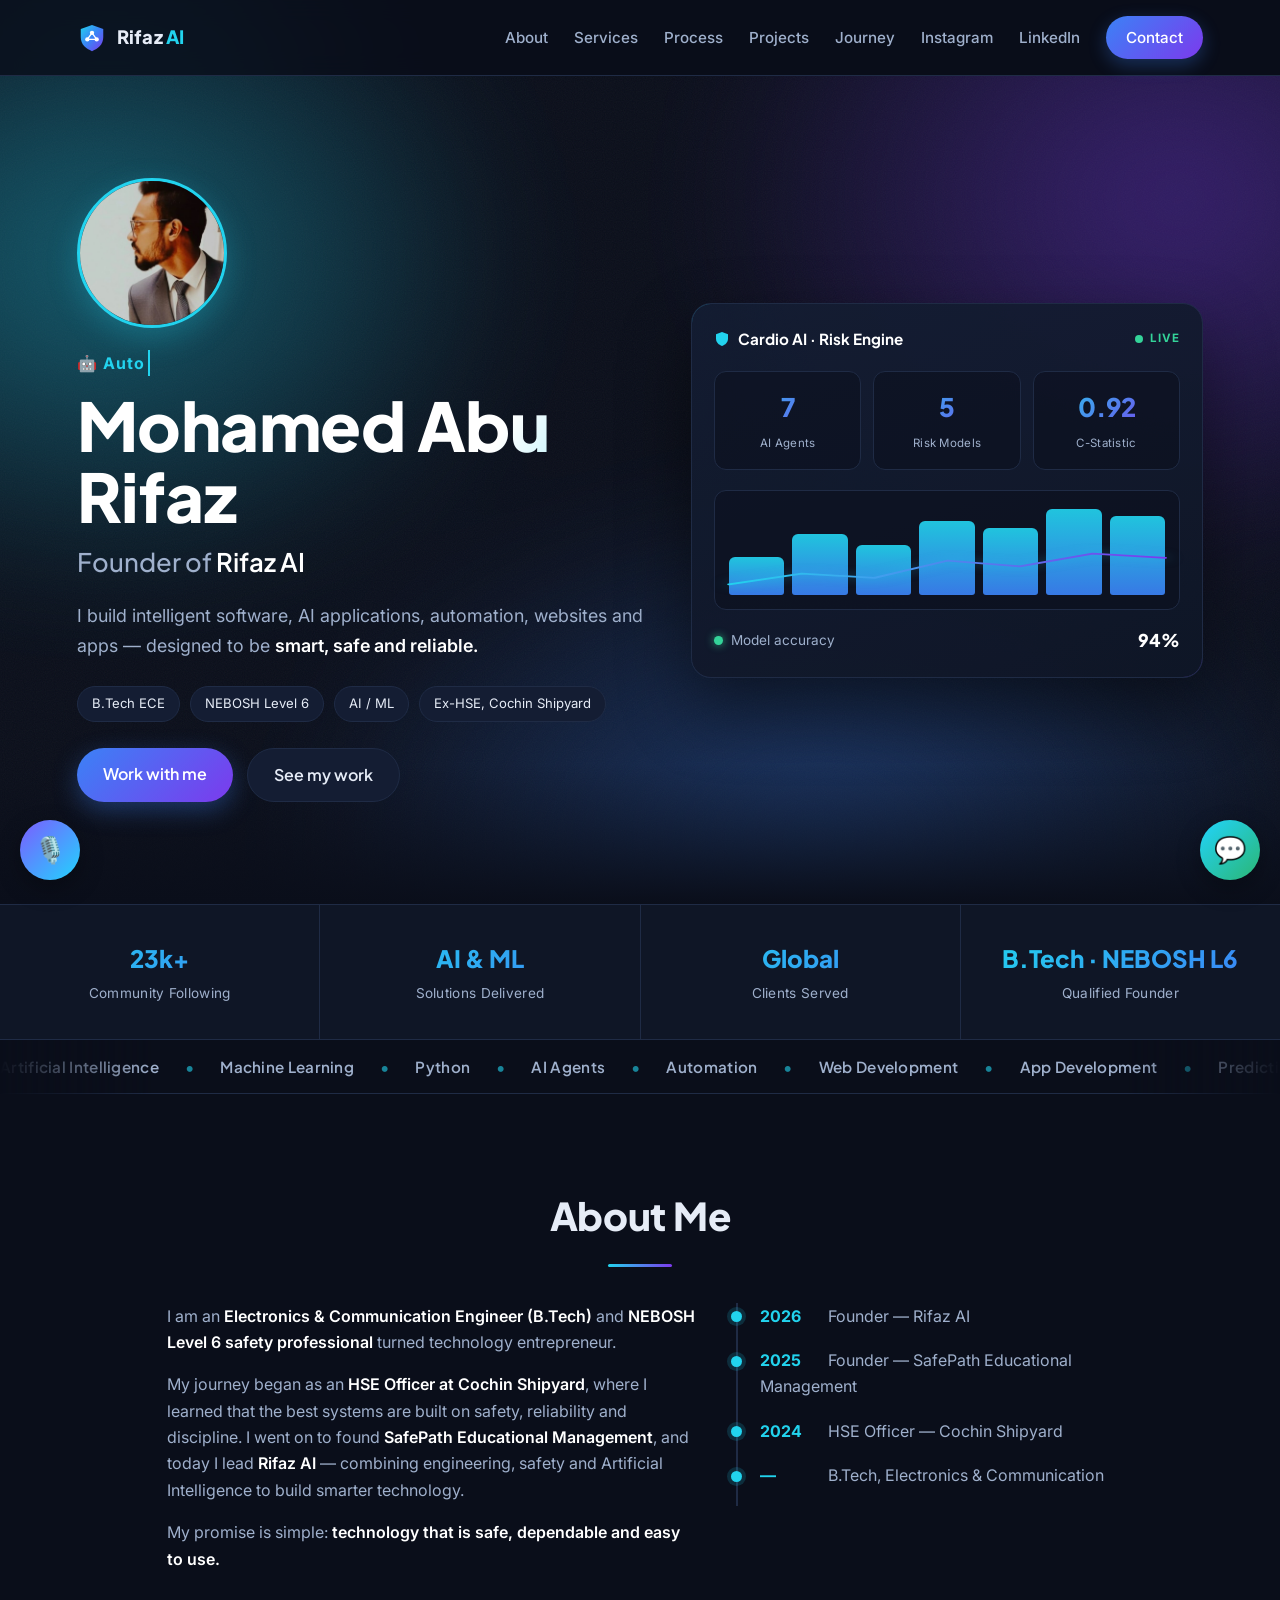
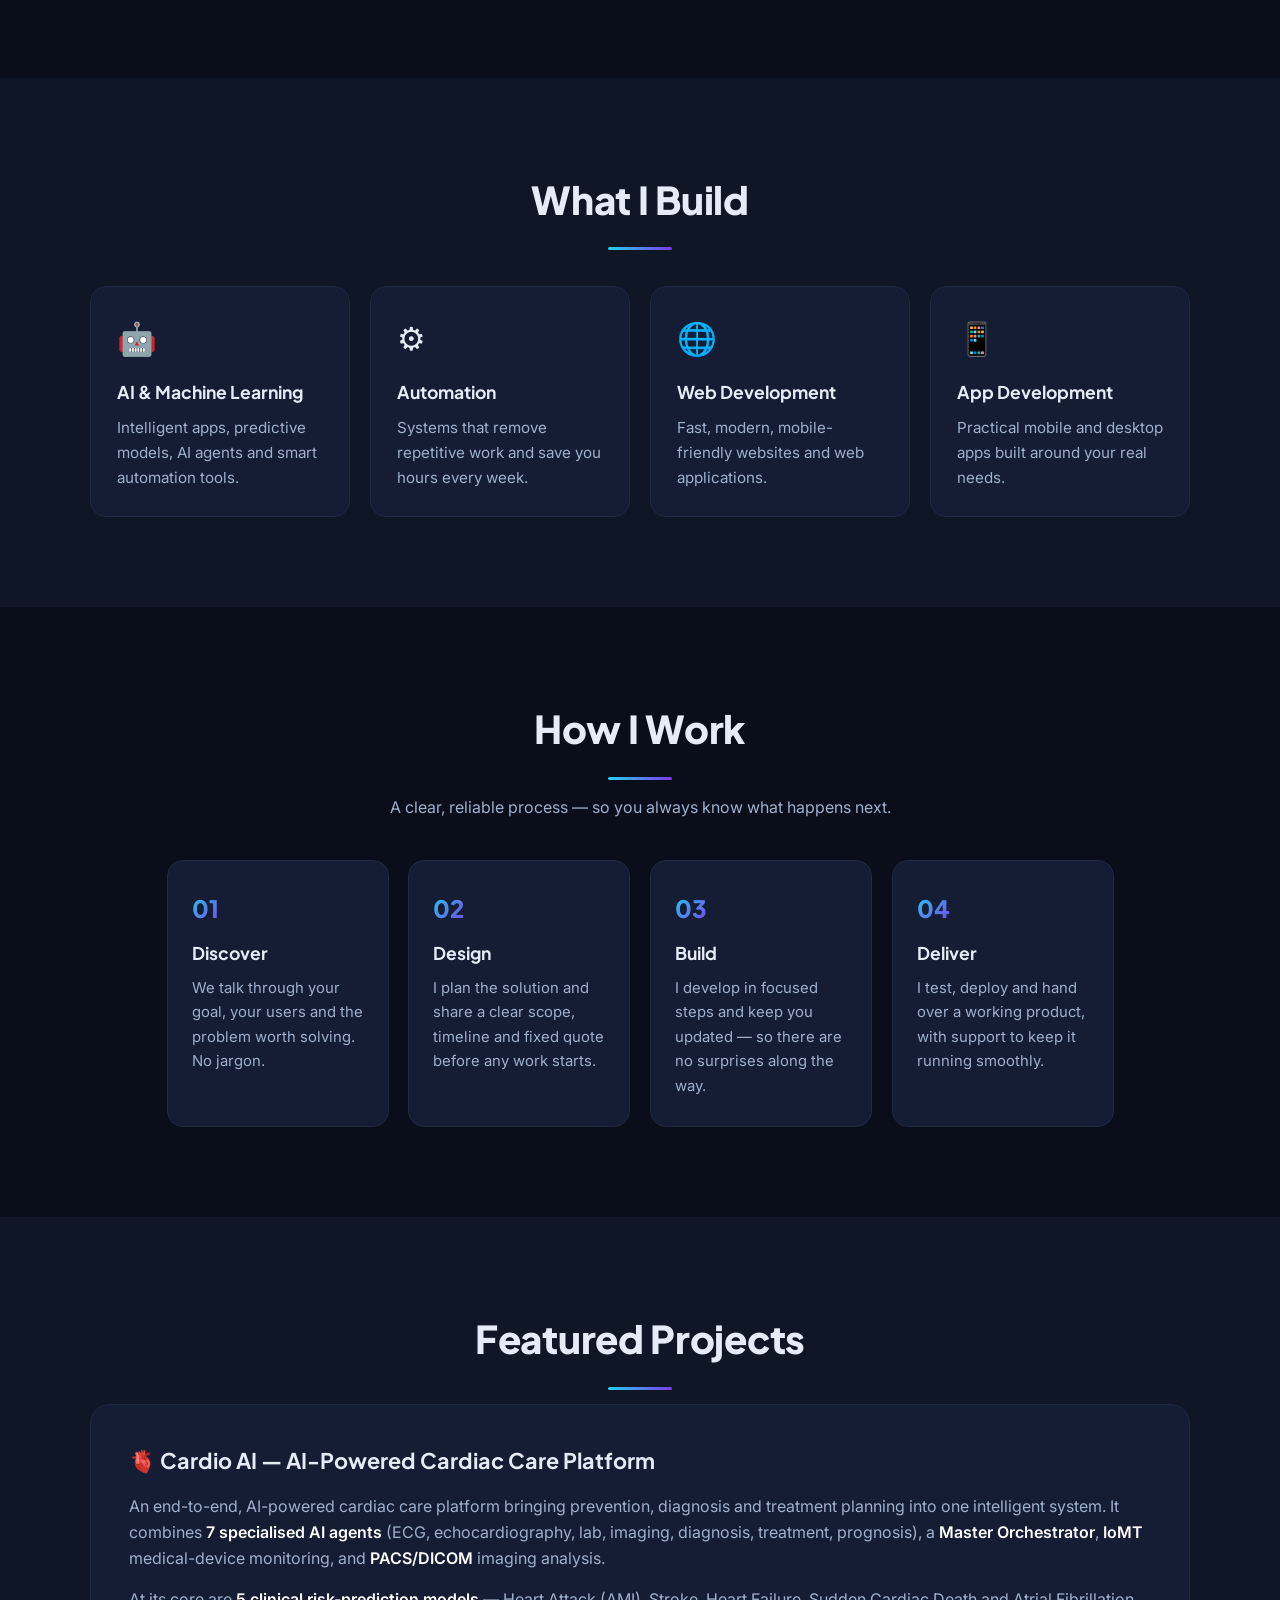
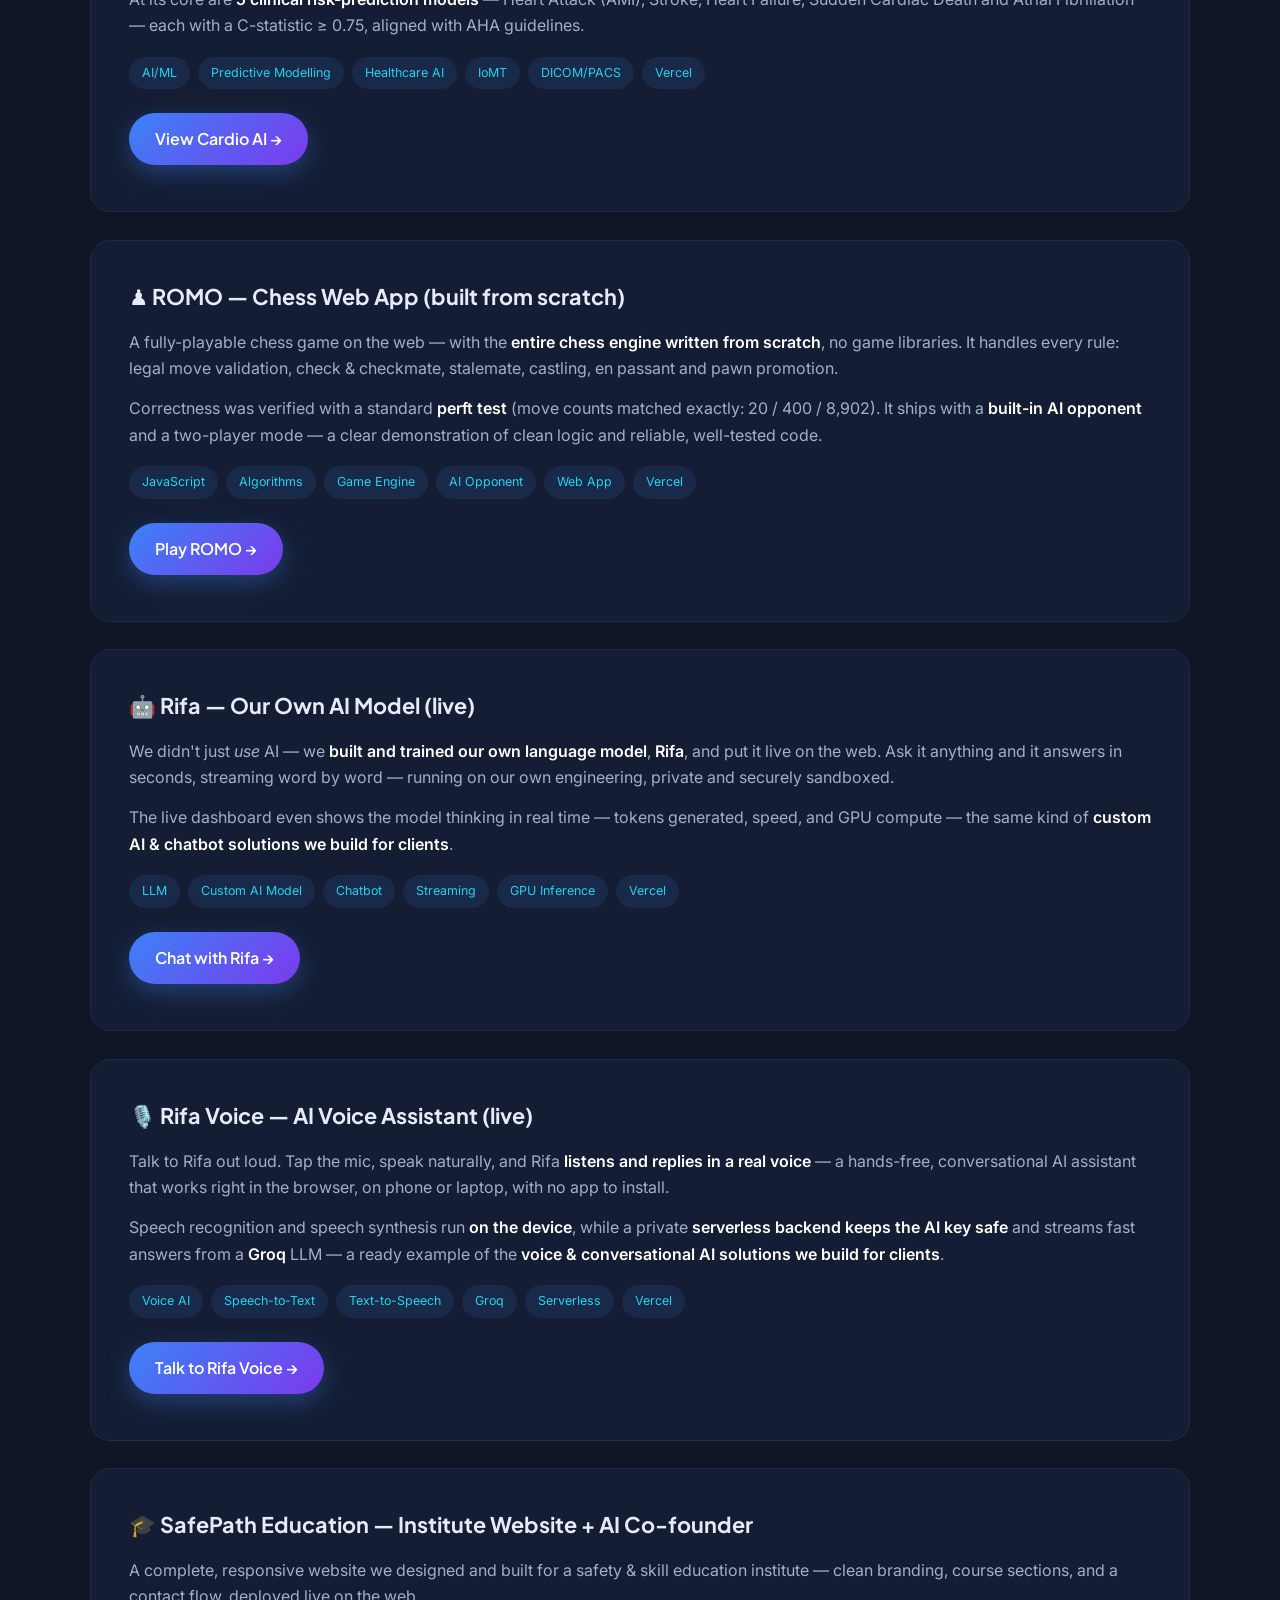
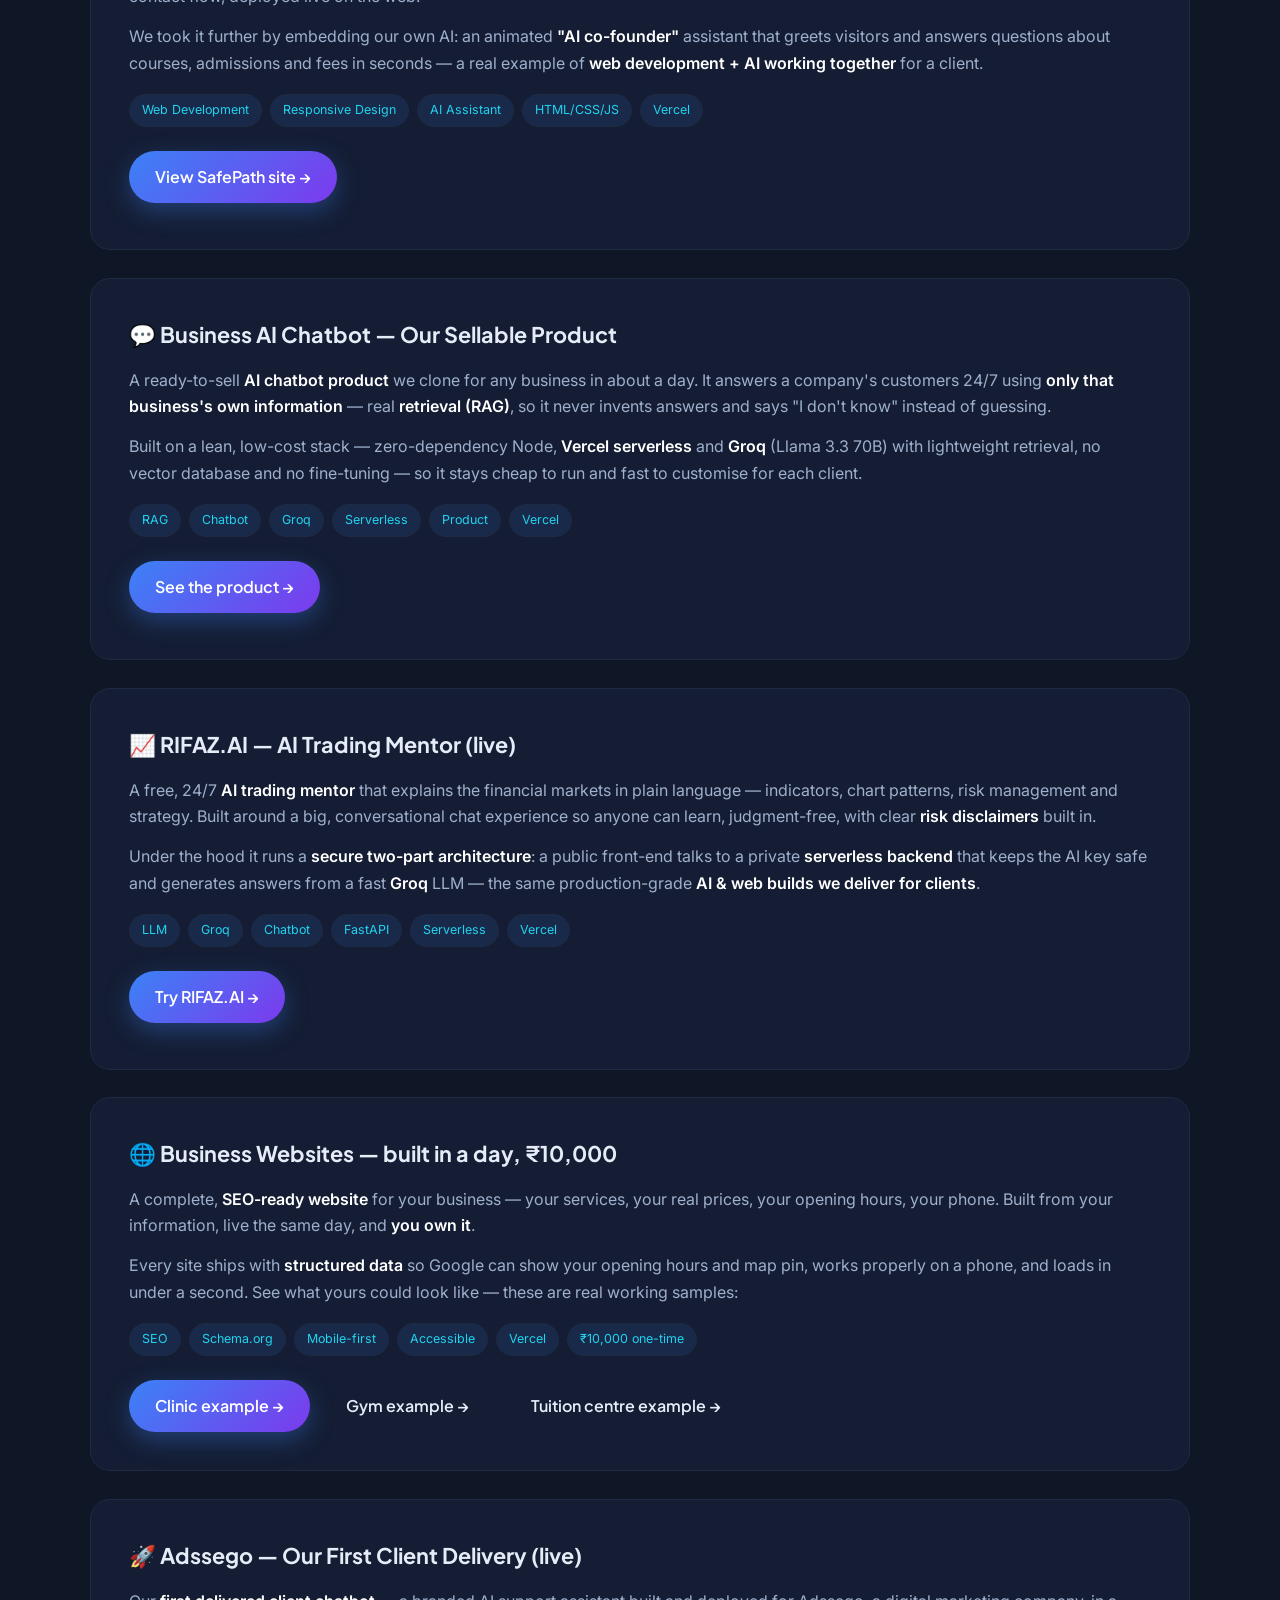
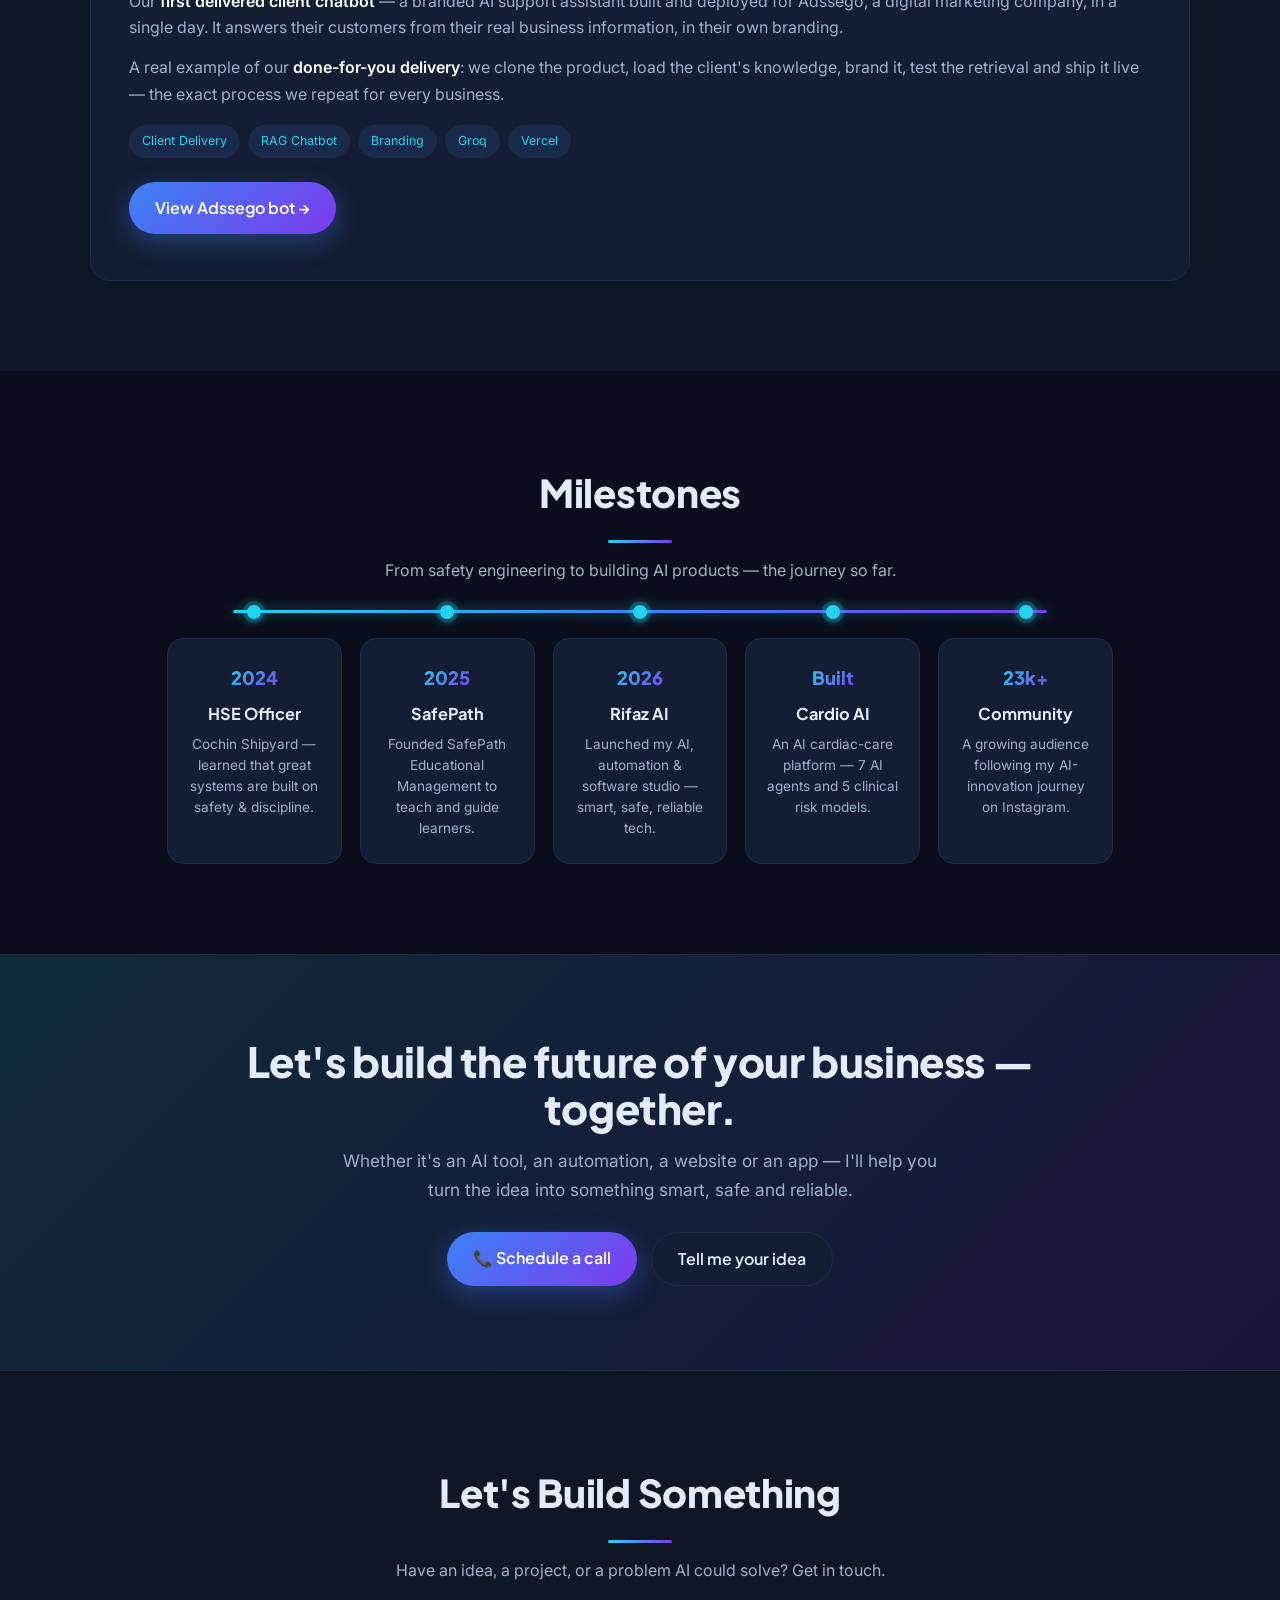
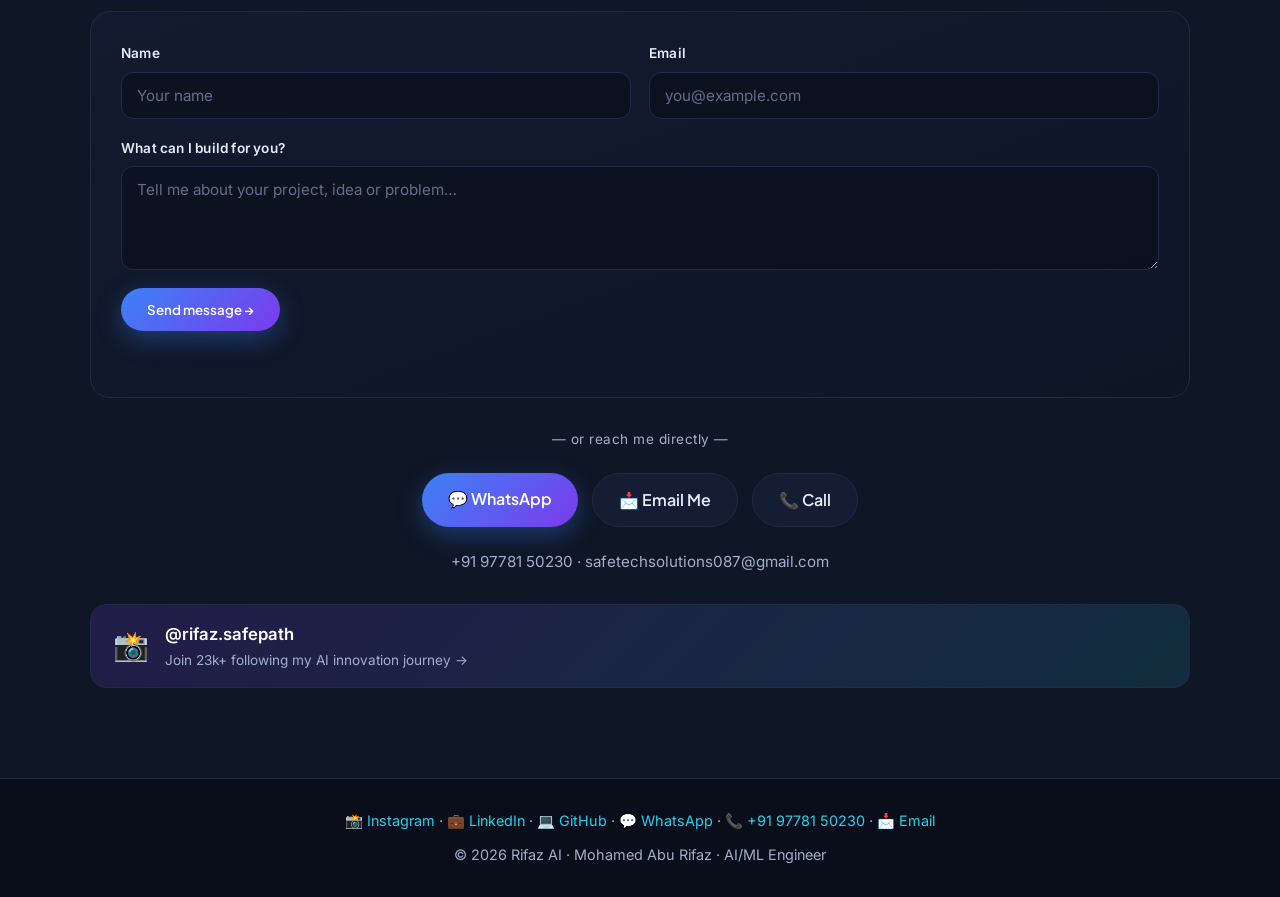
<file: index.html>
<!DOCTYPE html>
<html lang="en">
<head>
  <meta charset="UTF-8" />
  <meta name="viewport" content="width=device-width, initial-scale=1.0" />

  <!-- ===== SEO: TITLE & DESCRIPTION ===== -->
  <title>Mohamed Abu Rifaz — AI/ML Engineer &amp; Founder of Rifaz AI</title>
  <meta name="description" content="Mohamed Abu Rifaz is an AI &amp; Machine Learning Engineer, Electronics Engineer (B.Tech ECE) and NEBOSH Level 6 safety professional from Kerala, India. Founder of Rifaz AI, he builds AI apps, automation, websites and software — and created the Cardio AI platform." />
  <meta name="keywords" content="Mohamed Abu Rifaz, Mohamed Abu Rifaz AI Engineer, Mohamed Abu Rifaz Rifaz AI, Rifaz AI, AI Engineer Kerala, ML Engineer India, Machine Learning, Software Development, Automation, Web Development, App Development, Cardio AI, rifaz.safepath, SafePath" />
  <meta name="author" content="Mohamed Abu Rifaz" />
  <meta name="robots" content="index, follow, max-image-preview:large" />
  <meta name="theme-color" content="#0a0e1a" />
  <meta name="geo.region" content="IN-KL" />
  <meta name="geo.placename" content="Kerala, India" />
  <link rel="canonical" href="https://safetech-rifaz.vercel.app/" />

  <!-- ===== SOCIAL SHARING (Open Graph) ===== -->
  <meta property="og:type" content="profile" />
  <meta property="profile:first_name" content="Mohamed Abu" />
  <meta property="profile:last_name" content="Rifaz" />
  <meta property="og:title" content="Mohamed Abu Rifaz — AI/ML Engineer & Founder, Rifaz AI" />
  <meta property="og:description" content="AI & Machine Learning Engineer and Electronics Engineer (B.Tech). Founder of Rifaz AI. Creator of the Cardio AI platform." />
  <meta property="og:url" content="https://safetech-rifaz.vercel.app/" />
  <meta property="og:image" content="https://safetech-rifaz.vercel.app/profile.jpg" />
  <meta property="og:image:width" content="600" />
  <meta property="og:image:height" content="600" />
  <meta property="og:image:alt" content="Mohamed Abu Rifaz, AI/ML Engineer and Founder of Rifaz AI" />
  <meta property="og:site_name" content="Mohamed Abu Rifaz — Rifaz AI" />
  <meta name="twitter:card" content="summary_large_image" />
  <meta name="twitter:title" content="Mohamed Abu Rifaz — AI/ML Engineer & Founder, Rifaz AI" />
  <meta name="twitter:description" content="AI/ML Engineer · B.Tech ECE · NEBOSH L6 · Founder of Rifaz AI · Creator of Cardio AI." />

  <!-- ===== STRUCTURED DATA (helps Google understand who you are) ===== -->
  <script type="application/ld+json">
  {
    "@context": "https://schema.org",
    "@type": "Person",
    "@id": "https://safetech-rifaz.vercel.app/#mohamed-abu-rifaz",
    "name": "Mohamed Abu Rifaz",
    "givenName": "Mohamed Abu",
    "familyName": "Rifaz",
    "jobTitle": "AI/ML Engineer & Founder",
    "description": "Mohamed Abu Rifaz is an AI & Machine Learning Engineer, Electronics Engineer (B.Tech ECE) and NEBOSH Level 6 safety professional, and the founder of Rifaz AI. He created the Cardio AI platform.",
    "image": "https://safetech-rifaz.vercel.app/profile.jpg",
    "url": "https://safetech-rifaz.vercel.app/",
    "email": "safetechsolutions087@gmail.com",
    "telephone": "+91-97781-50230",
    "nationality": "Indian",
    "address": { "@type": "PostalAddress", "addressRegion": "Kerala", "addressCountry": "India" },
    "worksFor": { "@type": "Organization", "name": "Rifaz AI" },
    "founder": { "@type": "Organization", "name": "Rifaz AI" },
    "alumniOf": { "@type": "EducationalOrganization", "name": "B.Tech — Electronics & Communication Engineering" },
    "hasCredential": [
      "NEBOSH International Diploma (Level 6)",
      "NEBOSH International General Certificate (Level 3)",
      "Diploma in Fire & Safety"
    ],
    "knowsAbout": ["Artificial Intelligence", "Machine Learning", "Software Development", "Automation", "Web Development", "App Development", "Occupational Health & Safety", "Electronics Engineering"],
    "sameAs": [
      "https://www.instagram.com/rifaz.safepath/",
      "https://github.com/mohamedaburifaz278-ctrl",
      "https://www.linkedin.com/in/safe-tech-solutions-b70ab7415/"
    ]
  }
  </script>
  <script type="application/ld+json">
  {
    "@context": "https://schema.org",
    "@type": "Organization",
    "name": "Rifaz AI",
    "founder": { "@type": "Person", "name": "Mohamed Abu Rifaz" },
    "description": "Rifaz AI builds AI & machine learning apps, automation, websites and software for businesses, students and clients worldwide.",
    "url": "https://safetech-rifaz.vercel.app/",
    "email": "safetechsolutions087@gmail.com",
    "telephone": "+91-97781-50230",
    "areaServed": "Worldwide",
    "sameAs": [
      "https://www.instagram.com/rifaz.safepath/",
      "https://www.linkedin.com/in/safe-tech-solutions-b70ab7415/"
    ]
  }
  </script>

  <link rel="icon" type="image/svg+xml" href="logo.svg" />

  <!-- ===== FONTS ===== -->
  <link rel="preconnect" href="https://fonts.googleapis.com" />
  <link rel="preconnect" href="https://fonts.gstatic.com" crossorigin />
  <link href="https://fonts.googleapis.com/css2?family=Plus+Jakarta+Sans:wght@500;700;800&family=Inter:wght@400;500;600&display=swap" rel="stylesheet" />

  <link rel="stylesheet" href="styles.css" />
</head>
<body>

  <!-- Scroll progress + ambient background -->
  <div class="scroll-progress" id="scrollProgress" aria-hidden="true"></div>
  <div class="ambient" aria-hidden="true">
    <span class="orb orb-1"></span>
    <span class="orb orb-2"></span>
    <span class="orb orb-3"></span>
  </div>

  <!-- ===== NAVBAR ===== -->
  <header class="nav">
    <a href="#home" class="logo">
      <svg class="logo-mark" viewBox="0 0 32 32" width="30" height="30" aria-hidden="true">
        <defs><linearGradient id="navG" x1="0" y1="0" x2="1" y2="1">
          <stop offset="0" stop-color="#22d3ee"/><stop offset="0.5" stop-color="#3b82f6"/><stop offset="1" stop-color="#7c3aed"/>
        </linearGradient></defs>
        <path d="M16 2 L28 6.5 V15 C28 23 22.5 27.5 16 30 C9.5 27.5 4 23 4 15 V6.5 Z" fill="url(#navG)"/>
        <g stroke="#fff" stroke-width="1.4" stroke-linecap="round">
          <line x1="16" y1="10.5" x2="11" y2="17.5"/><line x1="16" y1="10.5" x2="21" y2="17.5"/><line x1="11" y1="17.5" x2="21" y2="17.5"/>
        </g>
        <g fill="#fff"><circle cx="16" cy="10.5" r="2.3"/><circle cx="11" cy="17.5" r="2.3"/><circle cx="21" cy="17.5" r="2.3"/></g>
      </svg>
      <span class="logo-text">Rifaz <span>AI</span></span>
    </a>

    <button class="nav-toggle" id="navToggle" aria-label="Open menu" aria-expanded="false" aria-controls="primaryNav">
      <span></span><span></span><span></span>
    </button>

    <nav id="primaryNav">
      <a href="#about">About</a>
      <a href="#services">Services</a>
      <a href="#process">Process</a>
      <a href="#projects">Projects</a>
      <a href="#journey">Journey</a>
      <a href="https://www.instagram.com/rifaz.safepath/" target="_blank" rel="noopener" title="Follow @rifaz.safepath on Instagram">Instagram</a>
      <a href="https://www.linkedin.com/in/safe-tech-solutions-b70ab7415/" target="_blank" rel="noopener" title="Connect on LinkedIn">LinkedIn</a>
      <a href="#contact" class="nav-cta">Contact</a>
    </nav>
  </header>

  <!-- ===== HERO ===== -->
  <section id="home" class="hero">
    <div class="hero-aurora" aria-hidden="true"></div>
    <div class="hero-spotlight" id="heroSpotlight" aria-hidden="true"></div>
    <div class="hero-grid">
      <div class="hero-inner">
        <img class="hero-photo" src="profile.jpg" width="150" height="150"
             alt="Mohamed Abu Rifaz, AI/ML Engineer and Founder of Rifaz AI" />
        <p class="eyebrow">🤖 <span class="rotator" id="rotator" data-words="AI &amp; Machine Learning Engineer|Automation Specialist|Web &amp; App Developer|AI Solutions Architect">AI &amp; Machine Learning Engineer</span></p>
        <h1>Mohamed Abu Rifaz</h1>
        <h2>Founder of <strong>Rifaz AI</strong></h2>
        <p class="hero-sub">
          I build intelligent software, AI applications, automation, websites and apps —
          designed to be <strong>smart, safe and reliable.</strong>
        </p>
        <div class="badges">
          <span>B.Tech ECE</span>
          <span>NEBOSH Level 6</span>
          <span>AI / ML</span>
          <span>Ex-HSE, Cochin Shipyard</span>
        </div>
        <div class="hero-cta">
          <a href="#contact" class="btn btn-primary">Work with me</a>
          <a href="#projects" class="btn btn-ghost">See my work</a>
        </div>
      </div>

      <!-- ===== ANIMATED AI DASHBOARD ===== -->
      <div class="hero-visual" aria-hidden="true">
        <div class="dash">
          <div class="dash-head">
            <span class="dash-title">
              <svg width="16" height="16" viewBox="0 0 32 32"><path d="M16 2 L28 6.5 V15 C28 23 22.5 27.5 16 30 C9.5 27.5 4 23 4 15 V6.5 Z" fill="#22d3ee"/></svg>
              Cardio AI · Risk Engine
            </span>
            <span class="dash-live"><i></i>LIVE</span>
          </div>

          <div class="dash-metrics">
            <div class="metric">
              <span class="metric-val" data-count="7">0</span>
              <small>AI Agents</small>
            </div>
            <div class="metric">
              <span class="metric-val" data-count="5">0</span>
              <small>Risk Models</small>
            </div>
            <div class="metric">
              <span class="metric-val" data-count="0.92" data-decimals="2">0</span>
              <small>C-Statistic</small>
            </div>
          </div>

          <div class="dash-chart-wrap">
            <div class="dash-chart">
              <div class="bar" style="--h:42%"></div>
              <div class="bar" style="--h:68%"></div>
              <div class="bar" style="--h:55%"></div>
              <div class="bar" style="--h:82%"></div>
              <div class="bar" style="--h:74%"></div>
              <div class="bar" style="--h:95%"></div>
              <div class="bar" style="--h:88%"></div>
            </div>
            <svg class="dash-line" viewBox="0 0 300 70" preserveAspectRatio="none">
              <defs>
                <linearGradient id="lineG" x1="0" y1="0" x2="1" y2="0">
                  <stop offset="0" stop-color="#22d3ee"/><stop offset="1" stop-color="#7c3aed"/>
                </linearGradient>
              </defs>
              <polyline class="line-path" fill="none" stroke="url(#lineG)" stroke-width="2.5"
                stroke-linecap="round" stroke-linejoin="round"
                points="0,55 50,40 100,46 150,22 200,30 250,12 300,18" />
            </svg>
          </div>

          <div class="dash-foot">
            <span class="dot-row"><i class="dot ok"></i> Model accuracy</span>
            <span class="pct" data-count="94" data-suffix="%">0</span>
          </div>
        </div>
      </div>
    </div>
  </section>

  <!-- ===== CREDIBILITY STRIP ===== -->
  <section class="stats">
    <div class="stat"><strong class="metric-val" data-count="23" data-suffix="k+">0</strong><span>Community Following</span></div>
    <div class="stat"><strong>AI &amp; ML</strong><span>Solutions Delivered</span></div>
    <div class="stat"><strong>Global</strong><span>Clients Served</span></div>
    <div class="stat"><strong>B.Tech · NEBOSH L6</strong><span>Qualified Founder</span></div>
  </section>

  <!-- ===== TECH MARQUEE ===== -->
  <div class="marquee" aria-hidden="true">
    <div class="marquee-track">
      <span>Artificial Intelligence</span><span>•</span>
      <span>Machine Learning</span><span>•</span>
      <span>Python</span><span>•</span>
      <span>AI Agents</span><span>•</span>
      <span>Automation</span><span>•</span>
      <span>Web Development</span><span>•</span>
      <span>App Development</span><span>•</span>
      <span>Predictive Models</span><span>•</span>
      <span>Healthcare AI</span><span>•</span>
      <!-- duplicate for seamless loop -->
      <span>Artificial Intelligence</span><span>•</span>
      <span>Machine Learning</span><span>•</span>
      <span>Python</span><span>•</span>
      <span>AI Agents</span><span>•</span>
      <span>Automation</span><span>•</span>
      <span>Web Development</span><span>•</span>
      <span>App Development</span><span>•</span>
      <span>Predictive Models</span><span>•</span>
      <span>Healthcare AI</span><span>•</span>
    </div>
  </div>

  <!-- ===== ABOUT ===== -->
  <section id="about" class="section reveal">
    <h2 class="section-title">About Me</h2>
    <div class="about-grid">
      <div class="about-text">
        <p>
          I am an <strong>Electronics &amp; Communication Engineer (B.Tech)</strong> and
          <strong>NEBOSH Level 6 safety professional</strong> turned technology entrepreneur.
        </p>
        <p>
          My journey began as an <strong>HSE Officer at Cochin Shipyard</strong>, where I learned
          that the best systems are built on safety, reliability and discipline. I went on to found
          <strong>SafePath Educational Management</strong>, and today I lead
          <strong>Rifaz AI</strong> — combining engineering, safety and Artificial
          Intelligence to build smarter technology.
        </p>
        <p>My promise is simple: <strong>technology that is safe, dependable and easy to use.</strong></p>
      </div>
      <ul class="timeline">
        <li><span>2026</span> Founder — Rifaz AI</li>
        <li><span>2025</span> Founder — SafePath Educational Management</li>
        <li><span>2024</span> HSE Officer — Cochin Shipyard</li>
        <li><span>—</span> B.Tech, Electronics &amp; Communication</li>
      </ul>
    </div>
  </section>

  <!-- ===== SERVICES ===== -->
  <section id="services" class="section alt reveal">
    <h2 class="section-title">What I Build</h2>
    <div class="cards stagger">
      <div class="card">
        <div class="ico">🤖</div>
        <h3>AI &amp; Machine Learning</h3>
        <p>Intelligent apps, predictive models, AI agents and smart automation tools.</p>
      </div>
      <div class="card">
        <div class="ico">⚙️</div>
        <h3>Automation</h3>
        <p>Systems that remove repetitive work and save you hours every week.</p>
      </div>
      <div class="card">
        <div class="ico">🌐</div>
        <h3>Web Development</h3>
        <p>Fast, modern, mobile-friendly websites and web applications.</p>
      </div>
      <div class="card">
        <div class="ico">📱</div>
        <h3>App Development</h3>
        <p>Practical mobile and desktop apps built around your real needs.</p>
      </div>
    </div>
  </section>

  <!-- ===== PROCESS ===== -->
  <section id="process" class="section reveal">
    <h2 class="section-title">How I Work</h2>
    <p class="section-sub">A clear, reliable process — so you always know what happens next.</p>
    <div class="steps stagger">
      <div class="step">
        <span class="step-no">01</span>
        <h3>Discover</h3>
        <p>We talk through your goal, your users and the problem worth solving. No jargon.</p>
      </div>
      <div class="step">
        <span class="step-no">02</span>
        <h3>Design</h3>
        <p>I plan the solution and share a clear scope, timeline and fixed quote before any work starts.</p>
      </div>
      <div class="step">
        <span class="step-no">03</span>
        <h3>Build</h3>
        <p>I develop in focused steps and keep you updated — so there are no surprises along the way.</p>
      </div>
      <div class="step">
        <span class="step-no">04</span>
        <h3>Deliver</h3>
        <p>I test, deploy and hand over a working product, with support to keep it running smoothly.</p>
      </div>
    </div>
  </section>

  <!-- ===== PROJECTS ===== -->
  <section id="projects" class="section alt reveal">
    <h2 class="section-title">Featured Projects</h2>
    <article class="project">
      <div class="project-body">
        <h3>🫀 Cardio AI — AI-Powered Cardiac Care Platform</h3>
        <p>
          An end-to-end, AI-powered cardiac care platform bringing prevention, diagnosis and
          treatment planning into one intelligent system. It combines <strong>7 specialised AI
          agents</strong> (ECG, echocardiography, lab, imaging, diagnosis, treatment, prognosis),
          a <strong>Master Orchestrator</strong>, <strong>IoMT</strong> medical-device monitoring,
          and <strong>PACS/DICOM</strong> imaging analysis.
        </p>
        <p>
          At its core are <strong>5 clinical risk-prediction models</strong> — Heart Attack (AMI),
          Stroke, Heart Failure, Sudden Cardiac Death and Atrial Fibrillation — each with a
          C-statistic ≥ 0.75, aligned with AHA guidelines.
        </p>
        <div class="tags">
          <span>AI/ML</span><span>Predictive Modelling</span><span>Healthcare AI</span>
          <span>IoMT</span><span>DICOM/PACS</span><span>Vercel</span>
        </div>
        <a class="btn btn-primary" href="https://cardioai-tech-explorer.vercel.app/" target="_blank" rel="noopener">View Cardio AI →</a>
      </div>
    </article>

    <article class="project" style="margin-top:28px">
      <div class="project-body">
        <h3>♟️ ROMO — Chess Web App (built from scratch)</h3>
        <p>
          A fully-playable chess game on the web — with the <strong>entire chess engine written
          from scratch</strong>, no game libraries. It handles every rule: legal move validation,
          check &amp; checkmate, stalemate, castling, en passant and pawn promotion.
        </p>
        <p>
          Correctness was verified with a standard <strong>perft test</strong> (move counts matched
          exactly: 20 / 400 / 8,902). It ships with a <strong>built-in AI opponent</strong> and a
          two-player mode — a clear demonstration of clean logic and reliable, well-tested code.
        </p>
        <div class="tags">
          <span>JavaScript</span><span>Algorithms</span><span>Game Engine</span>
          <span>AI Opponent</span><span>Web App</span><span>Vercel</span>
        </div>
        <a class="btn btn-primary" href="https://romo-mu.vercel.app" target="_blank" rel="noopener">Play ROMO →</a>
      </div>
    </article>

    <article class="project" style="margin-top:28px">
      <div class="project-body">
        <h3>🤖 Rifa — Our Own AI Model (live)</h3>
        <p>
          We didn't just <em>use</em> AI — we <strong>built and trained our own language model</strong>,
          <strong>Rifa</strong>, and put it live on the web. Ask it anything and it answers in seconds,
          streaming word by word — running on our own engineering, private and securely sandboxed.
        </p>
        <p>
          The live dashboard even shows the model thinking in real time — tokens generated, speed, and
          GPU compute — the same kind of <strong>custom AI &amp; chatbot solutions we build for clients</strong>.
        </p>
        <div class="tags">
          <span>LLM</span><span>Custom AI Model</span><span>Chatbot</span>
          <span>Streaming</span><span>GPU Inference</span><span>Vercel</span>
        </div>
        <a class="btn btn-primary" href="https://rifa-ai.vercel.app" target="_blank" rel="noopener">Chat with Rifa →</a>
      </div>
    </article>

    <article class="project" style="margin-top:28px">
      <div class="project-body">
        <h3>🎙️ Rifa Voice — AI Voice Assistant (live)</h3>
        <p>
          Talk to Rifa out loud. Tap the mic, speak naturally, and Rifa <strong>listens and replies
          in a real voice</strong> — a hands-free, conversational AI assistant that works right in the
          browser, on phone or laptop, with no app to install.
        </p>
        <p>
          Speech recognition and speech synthesis run <strong>on the device</strong>, while a private
          <strong>serverless backend keeps the AI key safe</strong> and streams fast answers from a
          <strong>Groq</strong> LLM — a ready example of the <strong>voice &amp; conversational AI
          solutions we build for clients</strong>.
        </p>
        <div class="tags">
          <span>Voice AI</span><span>Speech-to-Text</span><span>Text-to-Speech</span>
          <span>Groq</span><span>Serverless</span><span>Vercel</span>
        </div>
        <a class="btn btn-primary" href="https://rifa-voice.vercel.app" target="_blank" rel="noopener">Talk to Rifa Voice →</a>
      </div>
    </article>

    

    <article class="project" style="margin-top:28px">
      <div class="project-body">
        <h3>🎓 SafePath Education — Institute Website + AI Co-founder</h3>
        <p>
          A complete, responsive website we designed and built for a safety &amp; skill
          education institute — clean branding, course sections, and a contact flow,
          deployed live on the web.
        </p>
        <p>
          We took it further by embedding our own AI: an animated <strong>"AI co-founder"</strong>
          assistant that greets visitors and answers questions about courses, admissions and
          fees in seconds — a real example of <strong>web development + AI working together</strong>
          for a client.
        </p>
        <div class="tags">
          <span>Web Development</span><span>Responsive Design</span><span>AI Assistant</span>
          <span>HTML/CSS/JS</span><span>Vercel</span>
        </div>
        <a class="btn btn-primary" href="https://safepath-education-site.vercel.app" target="_blank" rel="noopener">View SafePath site →</a>
      </div>
    </article>

    <article class="project" style="margin-top:28px">
      <div class="project-body">
        <h3>💬 Business AI Chatbot — Our Sellable Product</h3>
        <p>
          A ready-to-sell <strong>AI chatbot product</strong> we clone for any business in about a
          day. It answers a company's customers 24/7 using <strong>only that business's own
          information</strong> — real <strong>retrieval (RAG)</strong>, so it never invents answers
          and says "I don't know" instead of guessing.
        </p>
        <p>
          Built on a lean, low-cost stack — zero-dependency Node, <strong>Vercel serverless</strong>
          and <strong>Groq</strong> (Llama 3.3 70B) with lightweight retrieval, no vector database and
          no fine-tuning — so it stays cheap to run and fast to customise for each client.
        </p>
        <div class="tags">
          <span>RAG</span><span>Chatbot</span><span>Groq</span>
          <span>Serverless</span><span>Product</span><span>Vercel</span>
        </div>
        <a class="btn btn-primary" href="https://business-ai-product.vercel.app" target="_blank" rel="noopener">See the product →</a>
      </div>
    </article>

    <article class="project" style="margin-top:28px">
      <div class="project-body">
        <h3>📈 RIFAZ.AI — AI Trading Mentor (live)</h3>
        <p>
          A free, 24/7 <strong>AI trading mentor</strong> that explains the financial markets in
          plain language — indicators, chart patterns, risk management and strategy. Built around a
          big, conversational chat experience so anyone can learn, judgment-free, with clear
          <strong>risk disclaimers</strong> built in.
        </p>
        <p>
          Under the hood it runs a <strong>secure two-part architecture</strong>: a public front-end
          talks to a private <strong>serverless backend</strong> that keeps the AI key safe and
          generates answers from a fast <strong>Groq</strong> LLM — the same production-grade
          <strong>AI &amp; web builds we deliver for clients</strong>.
        </p>
        <div class="tags">
          <span>LLM</span><span>Groq</span><span>Chatbot</span>
          <span>FastAPI</span><span>Serverless</span><span>Vercel</span>
        </div>
        <a class="btn btn-primary" href="https://rifaz-ai-trading.vercel.app" target="_blank" rel="noopener">Try RIFAZ.AI →</a>
      </div>
    </article>

    <article class="project" style="margin-top:28px">
      <div class="project-body">
        <h3>🌐 Business Websites — built in a day, ₹10,000</h3>
        <p>
          A complete, <strong>SEO-ready website</strong> for your business — your services, your real
          prices, your opening hours, your phone. Built from your information, live the same day,
          and <strong>you own it</strong>.
        </p>
        <p>
          Every site ships with <strong>structured data</strong> so Google can show your opening hours
          and map pin, works properly on a phone, and loads in under a second. See what yours could
          look like — these are real working samples:
        </p>
        <div class="tags">
          <span>SEO</span><span>Schema.org</span><span>Mobile-first</span>
          <span>Accessible</span><span>Vercel</span><span>₹10,000 one-time</span>
        </div>
        <div style="display:flex;flex-wrap:wrap;gap:10px;margin-top:6px">
          <a class="btn btn-primary" href="https://rifaz-demo-dental.vercel.app" target="_blank" rel="noopener">Clinic example →</a>
          <a class="btn" href="https://rifaz-demo-gym.vercel.app" target="_blank" rel="noopener">Gym example →</a>
          <a class="btn" href="https://rifaz-demo-tuition.vercel.app" target="_blank" rel="noopener">Tuition centre example →</a>
        </div>
      </div>
    </article>

    <article class="project" style="margin-top:28px">
      <div class="project-body">
        <h3>🚀 Adssego — Our First Client Delivery (live)</h3>
        <p>
          Our <strong>first delivered client chatbot</strong> — a branded AI support assistant built
          and deployed for Adssego, a digital marketing company, in a single day. It answers their
          customers from their real business information, in their own branding.
        </p>
        <p>
          A real example of our <strong>done-for-you delivery</strong>: we clone the product, load the
          client's knowledge, brand it, test the retrieval and ship it live — the exact process we
          repeat for every business.
        </p>
        <div class="tags">
          <span>Client Delivery</span><span>RAG Chatbot</span><span>Branding</span>
          <span>Groq</span><span>Vercel</span>
        </div>
        <a class="btn btn-primary" href="https://adssego-bot.vercel.app" target="_blank" rel="noopener">View Adssego bot →</a>
      </div>
    </article>
  </section>

  <!-- ===== MILESTONES ===== -->
  <section id="journey" class="section reveal">
    <h2 class="section-title">Milestones</h2>
    <p class="section-sub">From safety engineering to building AI products — the journey so far.</p>
    <div class="milestones stagger">
      <div class="milestone">
        <span class="ms-year">2024</span>
        <h3>HSE Officer</h3>
        <p>Cochin Shipyard — learned that great systems are built on safety &amp; discipline.</p>
      </div>
      <div class="milestone">
        <span class="ms-year">2025</span>
        <h3>SafePath</h3>
        <p>Founded SafePath Educational Management to teach and guide learners.</p>
      </div>
      <div class="milestone">
        <span class="ms-year">2026</span>
        <h3>Rifaz AI</h3>
        <p>Launched my AI, automation &amp; software studio — smart, safe, reliable tech.</p>
      </div>
      <div class="milestone">
        <span class="ms-year">Built</span>
        <h3>Cardio AI</h3>
        <p>An AI cardiac-care platform — 7 AI agents and 5 clinical risk models.</p>
      </div>
      <div class="milestone">
        <span class="ms-year">23k+</span>
        <h3>Community</h3>
        <p>A growing audience following my AI-innovation journey on Instagram.</p>
      </div>
    </div>
  </section>

  <!-- ===== CTA BAND ===== -->
  <section class="cta-band reveal">
    <div class="cta-inner">
      <h2>Let's build the future of your business — together.</h2>
      <p>Whether it's an AI tool, an automation, a website or an app — I'll help you turn the idea into something smart, safe and reliable.</p>
      <div class="cta-band-actions">
        <a href="https://wa.me/919778150230?text=Hi%20Rifaz%2C%20I%27d%20like%20to%20schedule%20a%20call%20about%20a%20project." target="_blank" rel="noopener" class="btn btn-primary">📞 Schedule a call</a>
        <a href="#contact" class="btn btn-ghost">Tell me your idea</a>
      </div>
    </div>
  </section>

  <!-- ===== CONTACT ===== -->
  <section id="contact" class="section alt reveal">
    <h2 class="section-title">Let's Build Something</h2>
    <p class="contact-sub">Have an idea, a project, or a problem AI could solve? Get in touch.</p>

    <!-- ===== CONTACT FORM (Formspree) ===== -->
    <form class="contact-form" id="contactForm" action="https://formspree.io/f/YOUR_FORM_ID" method="POST">
      <input type="hidden" name="_subject" value="New enquiry from Rifaz AI website" />
      <div class="form-row">
        <label class="field">
          <span>Name</span>
          <input type="text" name="name" placeholder="Your name" required />
        </label>
        <label class="field">
          <span>Email</span>
          <input type="email" name="email" placeholder="you@example.com" required />
        </label>
      </div>
      <label class="field">
        <span>What can I build for you?</span>
        <textarea name="message" rows="4" placeholder="Tell me about your project, idea or problem…" required></textarea>
      </label>
      <button type="submit" class="btn btn-primary form-submit">Send message →</button>
      <p class="form-status" id="formStatus" role="status" aria-live="polite"></p>
    </form>

    <p class="contact-or">— or reach me directly —</p>

    <div class="contact-links">
      <a href="https://wa.me/919778150230?text=Hi%20Rifaz%2C%20I%27d%20like%20to%20discuss%20a%20project." target="_blank" rel="noopener" class="btn btn-primary">💬 WhatsApp</a>
      <a href="mailto:safetechsolutions087@gmail.com" class="btn btn-ghost">📩 Email Me</a>
      <a href="tel:+919778150230" class="btn btn-ghost">📞 Call</a>
    </div>
    <p class="contact-email">
      <a href="tel:+919778150230">+91 97781 50230</a> · safetechsolutions087@gmail.com
    </p>

    <!-- Instagram follow card -->
    <a class="ig-card" href="https://www.instagram.com/rifaz.safepath/" target="_blank" rel="noopener">
      <span class="ig-ico">📸</span>
      <span class="ig-text">
        <strong>@rifaz.safepath</strong>
        <small>Join 23k+ following my AI innovation journey →</small>
      </span>
    </a>
  </section>

  <footer class="footer">
    <p class="footer-social">
      <a href="https://www.instagram.com/rifaz.safepath/" target="_blank" rel="noopener">📸 Instagram</a> ·
      <a href="https://www.linkedin.com/in/safe-tech-solutions-b70ab7415/" target="_blank" rel="noopener">💼 LinkedIn</a> ·
      <a href="https://github.com/mohamedaburifaz278-ctrl" target="_blank" rel="noopener">💻 GitHub</a> ·
      <a href="https://wa.me/919778150230" target="_blank" rel="noopener">💬 WhatsApp</a> ·
      <a href="tel:+919778150230">📞 +91 97781 50230</a> ·
      <a href="mailto:safetechsolutions087@gmail.com">📩 Email</a>
    </p>
    <p>© <span id="year"></span> Rifaz AI · Mohamed Abu Rifaz · AI/ML Engineer</p>
  </footer>

  <!-- Floating back-to-top -->
  <button id="toTop" class="to-top" aria-label="Back to top" title="Back to top">↑</button>

  <script>
    // Footer year
    document.getElementById('year').textContent = new Date().getFullYear();

    // Mobile menu toggle
    (function () {
      var toggle = document.getElementById('navToggle');
      var nav = document.getElementById('primaryNav');
      if (toggle && nav) {
        toggle.addEventListener('click', function () {
          var open = nav.classList.toggle('open');
          toggle.classList.toggle('active', open);
          toggle.setAttribute('aria-expanded', open ? 'true' : 'false');
          toggle.setAttribute('aria-label', open ? 'Close menu' : 'Open menu');
        });
        // Close after tapping a link
        nav.querySelectorAll('a').forEach(function (a) {
          a.addEventListener('click', function () {
            nav.classList.remove('open');
            toggle.classList.remove('active');
            toggle.setAttribute('aria-expanded', 'false');
            toggle.setAttribute('aria-label', 'Open menu');
          });
        });
      }
    })();

    // Scroll-reveal animation
    (function () {
      var els = document.querySelectorAll('.reveal');
      if (!('IntersectionObserver' in window)) {
        els.forEach(function (el) { el.classList.add('visible'); });
        return;
      }
      var io = new IntersectionObserver(function (entries) {
        entries.forEach(function (entry) {
          if (entry.isIntersecting) {
            entry.target.classList.add('visible');
            io.unobserve(entry.target);
          }
        });
      }, { threshold: 0.12 });
      els.forEach(function (el) { io.observe(el); });
    })();

    // Count-up animation for dashboard + stat numbers
    (function () {
      var reduce = window.matchMedia && window.matchMedia('(prefers-reduced-motion: reduce)').matches;
      function animate(el) {
        var target = parseFloat(el.getAttribute('data-count')) || 0;
        var decimals = parseInt(el.getAttribute('data-decimals') || '0', 10);
        var suffix = el.getAttribute('data-suffix') || '';
        if (reduce) { el.textContent = target.toFixed(decimals) + suffix; return; }
        var start = null, dur = 1400;
        function tick(t) {
          if (!start) start = t;
          var p = Math.min((t - start) / dur, 1);
          var eased = 1 - Math.pow(1 - p, 3); // easeOutCubic
          el.textContent = (target * eased).toFixed(decimals) + suffix;
          if (p < 1) requestAnimationFrame(tick);
          else el.textContent = target.toFixed(decimals) + suffix;
        }
        requestAnimationFrame(tick);
      }
      var nums = document.querySelectorAll('.metric-val,.pct');
      if (!('IntersectionObserver' in window)) { nums.forEach(animate); return; }
      var io = new IntersectionObserver(function (entries) {
        entries.forEach(function (entry) {
          if (entry.isIntersecting) { animate(entry.target); io.unobserve(entry.target); }
        });
      }, { threshold: 0.6 });
      nums.forEach(function (n) { io.observe(n); });
    })();

    // Scroll progress bar
    (function () {
      var bar = document.getElementById('scrollProgress');
      if (!bar) return;
      function update() {
        var h = document.documentElement;
        var scrolled = h.scrollTop / (h.scrollHeight - h.clientHeight);
        bar.style.transform = 'scaleX(' + (scrolled || 0) + ')';
      }
      window.addEventListener('scroll', update, { passive: true });
      window.addEventListener('resize', update);
      update();
    })();

    // Contact form (Formspree AJAX — inline success, no redirect)
    (function () {
      var form = document.getElementById('contactForm');
      var status = document.getElementById('formStatus');
      if (!form) return;
      form.addEventListener('submit', function (e) {
        e.preventDefault();
        if (form.action.indexOf('YOUR_FORM_ID') !== -1) {
          status.textContent = '⚠️ Form not connected yet — add your Formspree ID to go live.';
          status.className = 'form-status err';
          return;
        }
        var btn = form.querySelector('.form-submit');
        var original = btn.textContent;
        btn.disabled = true; btn.textContent = 'Sending…';
        status.textContent = ''; status.className = 'form-status';
        fetch(form.action, {
          method: 'POST',
          body: new FormData(form),
          headers: { 'Accept': 'application/json' }
        }).then(function (res) {
          if (res.ok) {
            form.reset();
            status.textContent = '✅ Thank you! Your message has been sent — I\'ll reply soon.';
            status.className = 'form-status ok';
          } else {
            status.textContent = '⚠️ Something went wrong. Please WhatsApp or email me instead.';
            status.className = 'form-status err';
          }
        }).catch(function () {
          status.textContent = '⚠️ Network error. Please WhatsApp or email me instead.';
          status.className = 'form-status err';
        }).finally(function () {
          btn.disabled = false; btn.textContent = original;
        });
      });
    })();

    // Cursor spotlight in hero (desktop, pointer only)
    (function () {
      var spot = document.getElementById('heroSpotlight');
      var hero = document.getElementById('home');
      if (!spot || !hero) return;
      if (!window.matchMedia || !window.matchMedia('(hover: hover) and (pointer: fine)').matches) return;
      hero.addEventListener('pointermove', function (e) {
        var r = hero.getBoundingClientRect();
        spot.style.setProperty('--mx', (e.clientX - r.left) + 'px');
        spot.style.setProperty('--my', (e.clientY - r.top) + 'px');
        spot.style.opacity = '1';
      });
      hero.addEventListener('pointerleave', function () { spot.style.opacity = '0'; });
    })();

    // ===== Premium enhancements =====
    var REDUCE = window.matchMedia && window.matchMedia('(prefers-reduced-motion: reduce)').matches;
    var FINE = window.matchMedia && window.matchMedia('(hover: hover) and (pointer: fine)').matches;

    // Mark page as loaded (intro fade)
    window.addEventListener('load', function () { document.body.classList.add('loaded'); });

    // Rotating / typing headline
    (function () {
      var el = document.getElementById('rotator');
      if (!el) return;
      var words = (el.getAttribute('data-words') || '').split('|')
        .map(function (w) { return w.replace(/&amp;/g, '&'); });
      if (words.length < 2) { el.classList.add('blink'); return; }
      el.classList.add('blink');
      if (REDUCE) { return; } // keep first word, just show caret
      var wi = 0, ci = words[0].length, deleting = true;
      function tick() {
        var word = words[wi];
        el.textContent = word.slice(0, ci);
        if (deleting) {
          ci--;
          if (ci <= 0) { deleting = false; wi = (wi + 1) % words.length; }
          setTimeout(tick, 45);
        } else {
          ci++;
          if (ci >= word.length) { deleting = true; setTimeout(tick, 1600); }
          else setTimeout(tick, 70);
        }
      }
      setTimeout(tick, 1800);
    })();

    // 3D tilt + cursor glow on cards
    (function () {
      if (REDUCE || !FINE) return;
      var els = document.querySelectorAll('.card,.step,.project,.dash');
      els.forEach(function (el) {
        el.classList.add('tiltable');
        el.addEventListener('pointermove', function (e) {
          var r = el.getBoundingClientRect();
          var px = (e.clientX - r.left) / r.width;
          var py = (e.clientY - r.top) / r.height;
          el.style.setProperty('--ry', ((px - 0.5) * 10).toFixed(2) + 'deg');
          el.style.setProperty('--rx', ((0.5 - py) * 10).toFixed(2) + 'deg');
          el.style.setProperty('--ty', '-6px');
          el.style.setProperty('--mx', (px * 100).toFixed(1) + '%');
          el.style.setProperty('--my', (py * 100).toFixed(1) + '%');
        });
        el.addEventListener('pointerleave', function () {
          el.style.setProperty('--ry', '0deg');
          el.style.setProperty('--rx', '0deg');
          el.style.setProperty('--ty', '0px');
        });
      });
    })();

    // Magnetic buttons
    (function () {
      if (REDUCE || !FINE) return;
      document.querySelectorAll('.btn').forEach(function (btn) {
        btn.addEventListener('pointermove', function (e) {
          var r = btn.getBoundingClientRect();
          var mx = e.clientX - r.left - r.width / 2;
          var my = e.clientY - r.top - r.height / 2;
          btn.style.transform = 'translate(' + (mx * 0.25) + 'px,' + (my * 0.35 - 2) + 'px)';
        });
        btn.addEventListener('pointerleave', function () { btn.style.transform = ''; });
      });
    })();

    // Back-to-top + nav shadow + orb parallax
    (function () {
      var toTop = document.getElementById('toTop');
      var nav = document.querySelector('.nav');
      var ambient = document.querySelector('.ambient');
      function onScroll() {
        var y = window.pageYOffset || document.documentElement.scrollTop;
        if (toTop) toTop.classList.toggle('show', y > 600);
        if (nav) nav.classList.toggle('scrolled', y > 30);
        // parallax the whole ambient layer so individual orb drift animations are preserved
        if (ambient && !REDUCE) ambient.style.transform = 'translateY(' + (y * 0.08) + 'px)';
      }
      window.addEventListener('scroll', onScroll, { passive: true });
      onScroll();
      if (toTop) toTop.addEventListener('click', function () {
        window.scrollTo({ top: 0, behavior: REDUCE ? 'auto' : 'smooth' });
      });
    })();
  </script>

  <!-- ===================== Rifa AI chat widget (sandboxed) ===================== -->
  <!-- Rifa runs on a separate hardened service and is embedded in a sandboxed     -->
  <!-- iframe, so it is isolated from this website. Update RIFA_CHAT_URL below with -->
  <!-- your public chat link (from ./share.sh) to switch it on in production.       -->
  <style>
    #rifa-fab{position:fixed;right:20px;bottom:20px;z-index:9998;width:60px;height:60px;border:0;border-radius:50%;
      cursor:pointer;background:linear-gradient(135deg,#21d4fd,#2bb673);color:#04121a;font-size:26px;
      box-shadow:0 8px 24px rgba(0,0,0,.3);display:grid;place-items:center;transition:transform .15s}
    #rifa-fab:hover{transform:scale(1.07)}
    #rifa-panel{position:fixed;right:20px;bottom:90px;z-index:9999;width:370px;max-width:calc(100vw - 40px);
      height:560px;max-height:calc(100vh - 120px);background:#0a0e14;border:1px solid #1e2733;border-radius:16px;
      overflow:hidden;box-shadow:0 16px 48px rgba(0,0,0,.5);display:none;flex-direction:column}
    #rifa-panel.open{display:flex}
    #rifa-bar{display:flex;align-items:center;gap:8px;padding:10px 14px;background:#0d131c;border-bottom:1px solid #1e2733;color:#e6edf3;font:600 14px system-ui}
    #rifa-bar .x{margin-left:auto;cursor:pointer;color:#8b97a7;font-size:18px;background:none;border:0}
    #rifa-frame{flex:1;border:0;width:100%}
    #rifa-off{padding:24px;color:#8b97a7;font:14px/1.6 system-ui;text-align:center}
    #rifa-off a{color:#2bb673;font-weight:600;text-decoration:none}
  </style>
  <button id="rifa-fab" title="Chat with Rifa AI" aria-label="Open Rifa AI chat">💬</button>
  <div id="rifa-panel" role="dialog" aria-label="Rifa AI chat">
    <div id="rifa-bar"><span>🤖 Rifa AI</span><button class="x" id="rifa-close" aria-label="Close">✕</button></div>
    <div id="rifa-off">
      Rifa is offline right now.<br>Talk to us directly on
      <a href="https://wa.me/919778150230" target="_blank" rel="noopener">WhatsApp</a>.
    </div>
  </div>
  <script>
  (function () {
    // 👉 Local testing uses localhost; in production paste your ./share.sh tunnel URL here:
    var RIFA_CHAT_URL = (location.hostname === 'localhost' || location.hostname === '127.0.0.1')
      ? 'http://localhost:3000'
      : 'https://rifa-ai.vercel.app';   // stable Rifa app (it calls the live model tunnel internally)

    var fab = document.getElementById('rifa-fab');
    var panel = document.getElementById('rifa-panel');
    var off = document.getElementById('rifa-off');
    var loaded = false;

    function open() {
      if (window.rvoiceClose) window.rvoiceClose();  // close the voice widget so they never overlap
      panel.classList.add('open');
      if (!loaded && RIFA_CHAT_URL) {
        var f = document.createElement('iframe');
        f.id = 'rifa-frame';
        // SANDBOXED: scripts/forms only — no same-origin, no top navigation, isolated from this site
        f.setAttribute('sandbox', 'allow-scripts allow-forms allow-popups');
        f.src = RIFA_CHAT_URL;
        off.style.display = 'none';
        panel.appendChild(f);
        loaded = true;
      }
    }
    function close() { panel.classList.remove('open'); }
    window.rifaChatClose = close;  // let the voice widget close us too

    fab.addEventListener('click', function () {
      panel.classList.contains('open') ? close() : open();
    });
    document.getElementById('rifa-close').addEventListener('click', close);
  })();
  </script>
  <!-- =================== end Rifa AI chat widget =================== -->

  <!-- ===================== Rifa Voice assistant (sandboxed) ===================== -->
  <!-- Rifa Voice runs on its own app (rifa-voice.vercel.app) and is embedded in a  -->
  <!-- sandboxed iframe WITH microphone permission so visitors can talk to Rifa      -->
  <!-- hands-free without leaving this site. If a browser blocks the mic inside the  -->
  <!-- frame, the "Open full ↗" link launches the standalone app as a fallback.      -->
  <style>
    #rvoice-fab{position:fixed;left:20px;bottom:20px;z-index:9998;width:60px;height:60px;border:0;border-radius:50%;
      cursor:pointer;background:linear-gradient(135deg,#7c5cff,#21d4fd);color:#fff;font-size:26px;
      box-shadow:0 8px 24px rgba(0,0,0,.3);display:grid;place-items:center;transition:transform .15s}
    #rvoice-fab:hover{transform:scale(1.07)}
    #rvoice-panel{position:fixed;left:20px;bottom:90px;z-index:9999;width:370px;max-width:calc(100vw - 40px);
      height:560px;max-height:calc(100vh - 120px);background:#0a0e14;border:1px solid #1e2733;border-radius:16px;
      overflow:hidden;box-shadow:0 16px 48px rgba(0,0,0,.5);display:none;flex-direction:column}
    #rvoice-panel.open{display:flex}
    #rvoice-bar{display:flex;align-items:center;gap:10px;padding:10px 14px;background:#0d131c;border-bottom:1px solid #1e2733;color:#e6edf3;font:600 14px system-ui}
    #rvoice-bar a{margin-left:auto;color:#8b97a7;font-size:12px;font-weight:600;text-decoration:none}
    #rvoice-bar a:hover{color:#21d4fd}
    #rvoice-bar .x{cursor:pointer;color:#8b97a7;font-size:18px;background:none;border:0;padding:0 2px}
    #rvoice-frame{flex:1;border:0;width:100%}
  </style>
  <button id="rvoice-fab" title="Talk to Rifa Voice" aria-label="Open Rifa Voice assistant">🎙️</button>
  <div id="rvoice-panel" role="dialog" aria-label="Rifa Voice assistant">
    <div id="rvoice-bar"><span>🎙️ Rifa Voice</span><a id="rvoice-full" href="https://rifa-voice.vercel.app" target="_blank" rel="noopener" title="Open Rifa Voice full screen">Open full ↗</a><button class="x" id="rvoice-close" aria-label="Close">✕</button></div>
  </div>
  <script>
  (function () {
    var RVOICE_URL = 'https://rifa-voice.vercel.app';
    var fab = document.getElementById('rvoice-fab');
    var panel = document.getElementById('rvoice-panel');
    var frame = null;

    function open() {
      if (window.rifaChatClose) window.rifaChatClose();  // close the chat widget so they never overlap
      panel.classList.add('open');
      if (!frame) {
        frame = document.createElement('iframe');
        frame.id = 'rvoice-frame';
        // trusted first-party voice app: grant microphone + autoplay so speech works in-frame.
        // allow-same-origin is REQUIRED here — a sandboxed frame without it gets an opaque
        // origin, which browsers refuse getUserMedia (mic) on, so voice would silently fail.
        frame.setAttribute('allow', 'microphone; autoplay');
        frame.setAttribute('sandbox', 'allow-scripts allow-forms allow-popups allow-same-origin');
        frame.src = RVOICE_URL;
        panel.appendChild(frame);
      }
    }
    // Destroy the iframe on close so the mic + speech recognition fully stop.
    // (Hiding it with display:none does NOT stop an in-progress mic session — the
    //  browser would keep the mic light on with no visible UI.)
    function close() {
      panel.classList.remove('open');
      if (frame) { frame.remove(); frame = null; }
    }
    window.rvoiceClose = close;  // let the chat widget close us too

    fab.addEventListener('click', function () {
      panel.classList.contains('open') ? close() : open();
    });
    document.getElementById('rvoice-close').addEventListener('click', close);
  })();
  </script>
  <!-- =================== end Rifa Voice assistant =================== -->
</body>
</html>
</file>
<file: styles.css>
/* ===== Safe Tech Solutions — styles ===== */
:root{
  --bg:#0a0e1a;
  --bg-alt:#0f1626;
  --card:#141d33;
  --line:#1f2b45;
  --text:#e6ecf7;
  --muted:#9fb0cc;
  --brand:#3b82f6;
  --brand2:#22d3ee;
  --accent:#7c3aed;
  --font-head:'Plus Jakarta Sans',system-ui,-apple-system,Segoe UI,Roboto,Arial,sans-serif;
  --font-body:'Inter',system-ui,-apple-system,Segoe UI,Roboto,Arial,sans-serif;
}
*{box-sizing:border-box;margin:0;padding:0}
html{scroll-behavior:smooth;background:var(--bg)}
body{
  font-family:var(--font-body);
  background:transparent;color:var(--text);line-height:1.65;
  -webkit-font-smoothing:antialiased;text-rendering:optimizeLegibility;
}
h1,h2,h3,.logo{font-family:var(--font-head)}
a{color:inherit;text-decoration:none}
strong{color:#fff;font-weight:600}

/* Accessible focus state */
a:focus-visible,button:focus-visible,.btn:focus-visible{
  outline:2px solid var(--brand2);outline-offset:3px;border-radius:6px
}

/* ===== Nav ===== */
.nav{
  position:sticky;top:0;z-index:50;
  display:flex;align-items:center;justify-content:space-between;
  padding:16px 6vw;background:rgba(10,14,26,.82);backdrop-filter:blur(12px);
  border-bottom:1px solid var(--line);
}
.logo{display:flex;align-items:center;gap:10px;font-weight:800;font-size:1.15rem;letter-spacing:.2px}
.logo-mark{flex-shrink:0}
.logo-text span{color:var(--brand2)}
.nav nav{display:flex;gap:26px;align-items:center}
.nav nav a{color:var(--muted);font-size:.95rem;font-weight:500;transition:color .2s}
.nav nav a:hover{color:#fff}
.nav-cta{
  background:linear-gradient(135deg,var(--brand),var(--accent));
  color:#fff!important;padding:9px 20px;border-radius:999px;font-weight:600;
  box-shadow:0 6px 18px rgba(59,130,246,.30)
}

/* Mobile menu button (hidden on desktop) */
.nav-toggle{
  display:none;flex-direction:column;justify-content:center;gap:5px;
  width:42px;height:42px;background:transparent;border:1px solid var(--line);
  border-radius:10px;cursor:pointer;padding:0 9px
}
.nav-toggle span{
  display:block;height:2px;width:100%;background:var(--text);border-radius:2px;
  transition:transform .25s ease,opacity .2s ease
}
.nav-toggle.active span:nth-child(1){transform:translateY(7px) rotate(45deg)}
.nav-toggle.active span:nth-child(2){opacity:0}
.nav-toggle.active span:nth-child(3){transform:translateY(-7px) rotate(-45deg)}

/* ===== Hero ===== */
.hero{
  position:relative;min-height:92vh;display:flex;align-items:center;padding:80px 6vw;
  background:var(--bg);overflow:hidden;isolation:isolate
}
.hero::after{
  content:"";position:absolute;left:0;right:0;bottom:0;height:140px;z-index:1;
  background:linear-gradient(transparent,var(--bg));pointer-events:none
}
/* Animated aurora mesh */
.hero-aurora{
  position:absolute;inset:-20%;z-index:0;pointer-events:none;filter:blur(60px);opacity:.9;
  background:
    radial-gradient(40% 50% at 20% 30%,rgba(34,211,238,.45),transparent 60%),
    radial-gradient(45% 55% at 80% 25%,rgba(124,58,237,.45),transparent 60%),
    radial-gradient(50% 50% at 60% 80%,rgba(59,130,246,.40),transparent 60%);
  animation:aurora 16s ease-in-out infinite alternate
}
/* Fine grain texture for a premium finish */
.hero::before{
  content:"";position:absolute;inset:0;z-index:0;pointer-events:none;opacity:.05;
  background-image:url("data:image/svg+xml,%3Csvg xmlns='http://www.w3.org/2000/svg' width='120' height='120'%3E%3Cfilter id='n'%3E%3CfeTurbulence type='fractalNoise' baseFrequency='0.9' numOctaves='2'/%3E%3C/filter%3E%3Crect width='100%25' height='100%25' filter='url(%23n)'/%3E%3C/svg%3E")
}
/* Cursor spotlight */
.hero-spotlight{
  position:absolute;inset:0;z-index:0;pointer-events:none;opacity:0;transition:opacity .4s ease;
  background:radial-gradient(280px circle at var(--mx,50%) var(--my,50%),rgba(34,211,238,.16),transparent 70%)
}
.hero-grid,.hero-inner,.hero-visual{position:relative;z-index:2}
.hero-grid{
  width:100%;max-width:1200px;margin:0 auto;
  display:grid;grid-template-columns:1.05fr .95fr;gap:48px;align-items:center
}
.hero-inner{max-width:640px;animation:fadeUp .8s ease both}

/* ===== Animated AI dashboard ===== */
.hero-visual{animation:fadeUp 1s ease .15s both}
.dash{
  background:linear-gradient(160deg,rgba(20,29,51,.95),rgba(15,22,38,.95));
  border:1px solid var(--line);border-radius:20px;padding:22px;
  box-shadow:0 30px 70px rgba(0,0,0,.45);backdrop-filter:blur(6px);
  position:relative;overflow:hidden
}
.dash::before{
  content:"";position:absolute;inset:-1px;border-radius:20px;padding:1px;
  background:linear-gradient(135deg,rgba(34,211,238,.5),transparent 40%,rgba(124,58,237,.5));
  -webkit-mask:linear-gradient(#000 0 0) content-box,linear-gradient(#000 0 0);
  -webkit-mask-composite:xor;mask-composite:exclude;pointer-events:none
}
.dash-head{display:flex;align-items:center;justify-content:space-between;margin-bottom:20px}
.dash-title{display:flex;align-items:center;gap:8px;font-family:var(--font-head);font-weight:700;font-size:.95rem;color:#fff}
.dash-live{display:flex;align-items:center;gap:7px;font-size:.72rem;font-weight:700;letter-spacing:1px;color:#34d399}
.dash-live i{width:8px;height:8px;border-radius:50%;background:#34d399;box-shadow:0 0 0 0 rgba(52,211,153,.7);animation:pulse 1.8s infinite}
.dash-metrics{display:grid;grid-template-columns:repeat(3,1fr);gap:12px;margin-bottom:20px}
.metric{background:rgba(10,14,26,.5);border:1px solid var(--line);border-radius:12px;padding:14px 12px;text-align:center}
.metric-val{display:block;font-family:var(--font-head);font-weight:800;font-size:1.6rem;
  background:linear-gradient(135deg,var(--brand2),var(--accent));
  -webkit-background-clip:text;background-clip:text;-webkit-text-fill-color:transparent}
.metric small{color:var(--muted);font-size:.72rem;letter-spacing:.3px}
.dash-chart-wrap{position:relative;background:rgba(10,14,26,.5);border:1px solid var(--line);border-radius:12px;padding:14px;margin-bottom:16px}
.dash-chart{display:flex;align-items:flex-end;gap:8px;height:90px}
.dash-chart .bar{
  flex:1;height:0;border-radius:6px 6px 3px 3px;
  background:linear-gradient(180deg,var(--brand2),var(--brand));
  animation:growBar 1s ease forwards;opacity:.92
}
.dash-chart .bar:nth-child(1){animation-delay:.05s}
.dash-chart .bar:nth-child(2){animation-delay:.12s}
.dash-chart .bar:nth-child(3){animation-delay:.19s}
.dash-chart .bar:nth-child(4){animation-delay:.26s}
.dash-chart .bar:nth-child(5){animation-delay:.33s}
.dash-chart .bar:nth-child(6){animation-delay:.40s}
.dash-chart .bar:nth-child(7){animation-delay:.47s}
.dash-line{position:absolute;left:14px;right:14px;bottom:14px;width:calc(100% - 28px);height:50px;overflow:visible}
.line-path{stroke-dasharray:600;stroke-dashoffset:600;animation:drawLine 2s ease .4s forwards;filter:drop-shadow(0 0 6px rgba(34,211,238,.5))}
.dash-foot{display:flex;align-items:center;justify-content:space-between;font-size:.85rem;color:var(--muted)}
.dot-row{display:flex;align-items:center;gap:8px}
.dot{width:9px;height:9px;border-radius:50%}
.dot.ok{background:#34d399;box-shadow:0 0 8px rgba(52,211,153,.8)}
.pct{font-family:var(--font-head);font-weight:800;font-size:1.1rem;color:#fff}

@keyframes growBar{from{height:0}to{height:var(--h)}}
@keyframes drawLine{to{stroke-dashoffset:0}}
@keyframes pulse{
  0%{box-shadow:0 0 0 0 rgba(52,211,153,.7)}
  70%{box-shadow:0 0 0 10px rgba(52,211,153,0)}
  100%{box-shadow:0 0 0 0 rgba(52,211,153,0)}
}
@media(prefers-reduced-motion:reduce){
  .dash-chart .bar{animation:none;height:var(--h)}
  .line-path{animation:none;stroke-dashoffset:0}
  .dash-live i{animation:none}
  .hero-visual{animation:none}
}
.hero-photo{
  width:150px;height:150px;border-radius:50%;object-fit:cover;
  border:3px solid var(--brand2);box-shadow:0 10px 30px rgba(34,211,238,.25);
  margin-bottom:22px;display:block
}
.eyebrow{color:var(--brand2);font-weight:600;letter-spacing:1px;margin-bottom:14px}
.hero h1{
  font-size:clamp(2.4rem,6vw,4.2rem);line-height:1.05;font-weight:800;letter-spacing:-.5px;
  background:linear-gradient(120deg,#fff 0%,#fff 30%,var(--brand2) 50%,var(--accent) 70%,#fff 100%);
  background-size:250% auto;
  -webkit-background-clip:text;background-clip:text;-webkit-text-fill-color:transparent;
  animation:shimmer 6s linear infinite
}
.hero h2{font-size:clamp(1.1rem,2.5vw,1.6rem);font-weight:500;color:var(--muted);margin:10px 0 18px}
.hero-sub{font-size:1.12rem;color:var(--muted);max-width:640px}
.badges{display:flex;flex-wrap:wrap;gap:10px;margin:26px 0}
.badges span{
  font-size:.82rem;padding:6px 14px;border:1px solid var(--line);
  border-radius:999px;color:var(--text);background:var(--card)
}
.hero-cta{display:flex;gap:14px;flex-wrap:wrap;margin-top:18px}

/* ===== Buttons ===== */
.btn{
  position:relative;overflow:hidden;
  display:inline-block;padding:13px 26px;border-radius:999px;font-weight:600;
  font-family:var(--font-head);
  transition:transform .15s,box-shadow .2s;cursor:pointer
}
.btn::after{
  content:"";position:absolute;top:0;left:-120%;width:60%;height:100%;
  background:linear-gradient(100deg,transparent,rgba(255,255,255,.35),transparent);
  transform:skewX(-20deg);transition:left .6s ease
}
.btn:hover::after{left:140%}
.btn:hover{transform:translateY(-2px)}
.btn-primary{
  background:linear-gradient(135deg,var(--brand),var(--accent));color:#fff;
  box-shadow:0 8px 24px rgba(59,130,246,.35)
}
.btn-primary:hover{box-shadow:0 12px 32px rgba(59,130,246,.50)}
.btn-ghost{border:1px solid var(--line);color:var(--text);background:var(--card)}
.btn-ghost:hover{border-color:var(--brand2)}

/* ===== Stats strip ===== */
.stats{
  display:grid;grid-template-columns:repeat(4,1fr);gap:1px;
  background:var(--line);border-top:1px solid var(--line);border-bottom:1px solid var(--line)
}
.stat{background:var(--bg-alt);padding:34px 20px;text-align:center}
.stat strong{display:block;font-size:1.5rem;font-weight:800;font-family:var(--font-head);color:#fff;
  background:linear-gradient(135deg,var(--brand2),var(--brand));-webkit-background-clip:text;background-clip:text;-webkit-text-fill-color:transparent}
.stat span{color:var(--muted);font-size:.85rem;letter-spacing:.3px}
@media(max-width:700px){.stats{grid-template-columns:1fr 1fr}}

/* ===== Sections ===== */
.section{padding:90px 6vw;max-width:1100px;margin:0 auto}
.section.alt{background:var(--bg-alt);max-width:none}
.section.alt > *{max-width:1100px;margin-left:auto;margin-right:auto}
.section-title{
  font-size:clamp(1.6rem,4vw,2.4rem);font-weight:800;margin-bottom:14px;text-align:center;letter-spacing:-.3px
}
.section-sub{text-align:center;color:var(--muted);margin-bottom:40px;max-width:560px;margin-left:auto;margin-right:auto}
.section-title + .about-grid,
.section-title + .cards{margin-top:36px}

/* ===== Scroll reveal ===== */
.reveal{opacity:0;transform:translateY(28px);transition:opacity .7s ease,transform .7s ease}
.reveal.visible{opacity:1;transform:none}
@media(prefers-reduced-motion:reduce){
  .reveal{opacity:1;transform:none;transition:none}
  .hero-inner{animation:none}
}

/* ===== About ===== */
.about-grid{display:grid;grid-template-columns:1.4fr 1fr;gap:40px;align-items:start}
.about-text p{margin-bottom:16px;color:var(--muted)}
.timeline{list-style:none;border-left:2px solid var(--line);padding-left:22px}
.timeline li{margin-bottom:18px;color:var(--muted)}
.timeline li span{
  display:inline-block;min-width:56px;color:var(--brand2);font-weight:700;margin-right:8px
}

/* ===== Cards ===== */
.cards{display:grid;grid-template-columns:repeat(4,1fr);gap:20px}
.card{
  position:relative;background:var(--card);border:1px solid var(--line);border-radius:16px;padding:26px;
  transition:transform .2s,border-color .2s,box-shadow .25s;overflow:hidden
}
.card::before{
  content:"";position:absolute;inset:0;border-radius:16px;padding:1px;
  background:linear-gradient(135deg,var(--brand2),var(--accent));
  -webkit-mask:linear-gradient(#000 0 0) content-box,linear-gradient(#000 0 0);
  -webkit-mask-composite:xor;mask-composite:exclude;opacity:0;transition:opacity .25s
}
.card:hover{transform:translateY(-6px);box-shadow:0 18px 40px rgba(0,0,0,.35)}
.card:hover::before{opacity:1}
.card .ico{font-size:2rem;margin-bottom:12px}
.card h3{font-size:1.1rem;margin-bottom:8px}
.card p{color:var(--muted);font-size:.95rem}

/* ===== Process steps ===== */
.steps{display:grid;grid-template-columns:repeat(4,1fr);gap:20px}
.step{
  position:relative;background:var(--card);border:1px solid var(--line);
  border-radius:16px;padding:28px 24px;transition:transform .2s,border-color .2s
}
.step:hover{transform:translateY(-4px);border-color:var(--brand)}
.step-no{
  display:inline-block;font-family:var(--font-head);font-weight:800;font-size:1.5rem;
  background:linear-gradient(135deg,var(--brand2),var(--accent));
  -webkit-background-clip:text;background-clip:text;-webkit-text-fill-color:transparent;margin-bottom:10px
}
.step h3{font-size:1.1rem;margin-bottom:8px}
.step p{color:var(--muted);font-size:.93rem}

/* ===== Project ===== */
.project{
  background:var(--card);border:1px solid var(--line);border-radius:20px;
  padding:38px;max-width:820px;margin:0 auto
}
.project h3{font-size:1.35rem;margin-bottom:14px}
.project p{color:var(--muted);margin-bottom:14px}
.tags{display:flex;flex-wrap:wrap;gap:8px;margin:18px 0 24px}
.tags span{
  font-size:.78rem;padding:5px 12px;border-radius:999px;
  background:rgba(59,130,246,.12);border:1px solid var(--line);color:var(--brand2)
}

/* ===== Milestones timeline ===== */
.milestones{position:relative;display:grid;grid-template-columns:repeat(5,1fr);gap:18px;margin-top:54px}
.milestones::before{
  content:"";position:absolute;top:-28px;left:7%;right:7%;height:3px;border-radius:3px;
  background:linear-gradient(90deg,var(--brand2),var(--brand),var(--accent));
  box-shadow:0 0 12px rgba(34,211,238,.5)
}
.milestone{
  position:relative;background:var(--card);border:1px solid var(--line);border-radius:16px;
  padding:24px 18px;text-align:center;transition:transform .2s,border-color .2s,box-shadow .25s
}
.milestone::before{
  content:"";position:absolute;top:-34px;left:50%;transform:translateX(-50%);
  width:14px;height:14px;border-radius:50%;background:var(--brand2);
  box-shadow:0 0 0 4px rgba(34,211,238,.18),0 0 12px rgba(34,211,238,.7)
}
.milestone:hover{transform:translateY(-5px);border-color:var(--brand);box-shadow:0 16px 36px rgba(0,0,0,.35)}
.ms-year{
  display:inline-block;font-family:var(--font-head);font-weight:800;font-size:1.15rem;
  background:linear-gradient(135deg,var(--brand2),var(--accent));
  -webkit-background-clip:text;background-clip:text;-webkit-text-fill-color:transparent;margin-bottom:8px
}
.milestone h3{font-size:1.02rem;margin-bottom:6px}
.milestone p{color:var(--muted);font-size:.85rem;line-height:1.55}
@media(max-width:980px){
  .milestones{grid-template-columns:1fr 1fr}
  .milestones::before{display:none}
  .milestone::before{display:none}
}
@media(max-width:520px){.milestones{grid-template-columns:1fr}}

/* ===== Business CTA band ===== */
.cta-band{position:relative;padding:84px 6vw;text-align:center;overflow:hidden;isolation:isolate}
.cta-band::before{
  content:"";position:absolute;inset:0;z-index:-1;
  background:linear-gradient(135deg,rgba(34,211,238,.14),rgba(124,58,237,.16));
  border-top:1px solid var(--line);border-bottom:1px solid var(--line)
}
.cta-inner{max-width:800px;margin:0 auto}
.cta-band h2{
  font-family:var(--font-head);font-size:clamp(1.7rem,4.5vw,2.6rem);font-weight:800;
  line-height:1.12;letter-spacing:-.4px;margin-bottom:16px
}
.cta-band p{color:var(--muted);font-size:1.08rem;max-width:600px;margin:0 auto 28px}
.cta-band-actions{display:flex;gap:14px;justify-content:center;flex-wrap:wrap}

/* ===== Contact ===== */
.contact-sub{text-align:center;color:var(--muted);margin-bottom:28px}

/* Contact form */
.contact-form{
  max-width:620px;margin:0 auto 30px;
  background:linear-gradient(160deg,rgba(20,29,51,.7),rgba(15,22,38,.7));
  border:1px solid var(--line);border-radius:20px;padding:30px;
  display:flex;flex-direction:column;gap:18px;backdrop-filter:blur(6px)
}
.form-row{display:grid;grid-template-columns:1fr 1fr;gap:18px}
.field{display:flex;flex-direction:column;gap:7px}
.field > span{font-size:.85rem;font-weight:600;color:var(--text);letter-spacing:.2px}
.field input,.field textarea{
  width:100%;font-family:var(--font-body);font-size:.95rem;color:var(--text);
  background:rgba(10,14,26,.6);border:1px solid var(--line);border-radius:12px;
  padding:13px 15px;transition:border-color .2s,box-shadow .2s;resize:vertical
}
.field input::placeholder,.field textarea::placeholder{color:#5f6f8c}
.field input:focus,.field textarea:focus{
  outline:none;border-color:var(--brand2);box-shadow:0 0 0 3px rgba(34,211,238,.15)
}
.form-submit{align-self:flex-start;border:none}
.form-submit:disabled{opacity:.7;cursor:wait;transform:none}
.form-status{font-size:.9rem;margin-top:2px;min-height:1.1em}
.form-status.ok{color:#34d399}
.form-status.err{color:#fb7185}
.contact-or{text-align:center;color:var(--muted);font-size:.85rem;letter-spacing:.5px;margin-bottom:22px}
@media(max-width:520px){
  .form-row{grid-template-columns:1fr}
  .contact-form{padding:22px}
}
.contact-links{display:flex;gap:14px;justify-content:center;flex-wrap:wrap}
.contact-email{text-align:center;color:var(--muted);margin-top:22px;font-size:.95rem}
.ig-card{
  display:flex;align-items:center;gap:16px;max-width:420px;margin:30px auto 0;
  padding:16px 22px;border-radius:16px;
  background:linear-gradient(135deg,rgba(124,58,237,.18),rgba(34,211,238,.12));
  border:1px solid var(--line);transition:transform .2s,border-color .2s
}
.ig-card:hover{transform:translateY(-3px);border-color:var(--brand2)}
.ig-ico{font-size:1.8rem}
.ig-text{display:flex;flex-direction:column;text-align:left}
.ig-text strong{color:#fff;font-size:1.05rem}
.ig-text small{color:var(--muted);font-size:.85rem}
.footer-social{margin-bottom:10px}
.footer-social a{color:var(--brand2)}
.footer-social a:hover{color:#fff}

/* ===== Footer ===== */
.footer{text-align:center;padding:30px 6vw;border-top:1px solid var(--line);color:var(--muted);font-size:.9rem}

/* ===== Scroll progress bar ===== */
.scroll-progress{
  position:fixed;top:0;left:0;right:0;height:3px;z-index:100;transform:scaleX(0);transform-origin:0 50%;
  background:linear-gradient(90deg,var(--brand2),var(--brand),var(--accent));
  box-shadow:0 0 12px rgba(34,211,238,.6)
}

/* ===== Ambient floating orbs ===== */
.ambient{position:fixed;inset:0;z-index:-1;overflow:hidden;pointer-events:none}
.orb{position:absolute;border-radius:50%;filter:blur(80px);opacity:.22}
.orb-1{width:420px;height:420px;background:var(--brand2);top:-80px;left:-100px;animation:drift1 22s ease-in-out infinite}
.orb-2{width:480px;height:480px;background:var(--accent);bottom:-120px;right:-120px;animation:drift2 26s ease-in-out infinite}
.orb-3{width:360px;height:360px;background:var(--brand);top:40%;left:55%;animation:drift3 30s ease-in-out infinite}

/* ===== Tech marquee ===== */
.marquee{
  overflow:hidden;border-bottom:1px solid var(--line);background:var(--bg);padding:14px 0;
  -webkit-mask-image:linear-gradient(90deg,transparent,#000 12%,#000 88%,transparent);
  mask-image:linear-gradient(90deg,transparent,#000 12%,#000 88%,transparent)
}
.marquee-track{display:flex;gap:26px;width:max-content;animation:scrollX 38s linear infinite}
.marquee-track span{font-family:var(--font-head);font-weight:600;color:var(--muted);font-size:.95rem;white-space:nowrap;letter-spacing:.3px}
.marquee-track span:nth-child(even){color:var(--brand2);opacity:.6}
.marquee:hover .marquee-track{animation-play-state:paused}

/* ===== Staggered reveal ===== */
.stagger > *{opacity:0;transform:translateY(22px);transition:opacity .6s ease,transform .6s ease}
.reveal.visible .stagger > *{opacity:1;transform:none}
.reveal.visible .stagger > *:nth-child(1){transition-delay:.06s}
.reveal.visible .stagger > *:nth-child(2){transition-delay:.16s}
.reveal.visible .stagger > *:nth-child(3){transition-delay:.26s}
.reveal.visible .stagger > *:nth-child(4){transition-delay:.36s}

/* ===== Animations ===== */
@keyframes fadeUp{from{opacity:0;transform:translateY(24px)}to{opacity:1;transform:none}}
@keyframes shimmer{to{background-position:-250% center}}
@keyframes aurora{
  0%{transform:translate(0,0) scale(1)}
  50%{transform:translate(4%,3%) scale(1.12)}
  100%{transform:translate(-3%,-2%) scale(1.05)}
}
@keyframes drift1{50%{transform:translate(120px,80px)}}
@keyframes drift2{50%{transform:translate(-110px,-70px)}}
@keyframes drift3{50%{transform:translate(-90px,60px)}}
@keyframes scrollX{from{transform:translateX(0)}to{transform:translateX(-50%)}}

@media(prefers-reduced-motion:reduce){
  .hero-aurora,.orb,.marquee-track,.hero h1{animation:none}
  .stagger > *{opacity:1;transform:none;transition:none}
}

/* ===== Responsive ===== */
@media(max-width:980px){
  .hero{min-height:auto;padding:60px 6vw 70px}
  .hero-grid{grid-template-columns:1fr;gap:38px}
  .hero-inner{max-width:760px}
  .hero-visual{max-width:520px;width:100%}
}
@media(max-width:860px){
  .about-grid{grid-template-columns:1fr}
  .cards{grid-template-columns:1fr 1fr}
  .steps{grid-template-columns:1fr 1fr}

  /* Mobile menu */
  .nav-toggle{display:flex}
  .nav nav{
    position:absolute;top:100%;left:0;right:0;
    flex-direction:column;align-items:stretch;gap:0;
    background:rgba(10,14,26,.97);backdrop-filter:blur(12px);
    border-bottom:1px solid var(--line);
    max-height:0;overflow:hidden;transition:max-height .3s ease
  }
  .nav nav.open{max-height:420px}
  .nav nav a{padding:15px 6vw;border-top:1px solid var(--line);font-size:1rem}
  .nav nav a.nav-cta{
    margin:14px 6vw;padding:13px 18px;text-align:center;border-top:none;border-radius:999px
  }
}
@media(max-width:520px){
  .cards,.steps{grid-template-columns:1fr}
}

/* =====================================================================
   ===============  PREMIUM ENHANCEMENTS  (layered on top)  ============
   ===================================================================== */

/* --- Animated nav underline --- */
.nav nav a:not(.nav-cta){position:relative}
.nav nav a:not(.nav-cta)::after{
  content:"";position:absolute;left:0;bottom:-5px;height:2px;width:0;border-radius:2px;
  background:linear-gradient(90deg,var(--brand2),var(--accent));transition:width .28s ease
}
.nav nav a:not(.nav-cta):hover::after{width:100%}
.nav.scrolled{box-shadow:0 10px 30px rgba(0,0,0,.35)}

/* --- Rotating specialties headline (typing caret) --- */
.rotator{
  display:inline-block;color:var(--brand2);font-weight:700;
  border-right:2px solid var(--brand2);padding-right:3px;min-height:1em
}
.rotator.blink{animation:caret 1s step-end infinite}
@keyframes caret{50%{border-color:transparent}}

/* --- 3D tilt + cursor glow on interactive cards --- */
.card,.step,.project,.dash{
  transform-style:preserve-3d;will-change:transform;
  transition:transform .25s cubic-bezier(.2,.7,.3,1),border-color .25s,box-shadow .3s
}
.tiltable{transform:perspective(900px) rotateX(var(--rx,0deg)) rotateY(var(--ry,0deg)) translateY(var(--ty,0))}
.card::after,.step::after,.project::after{
  content:"";position:absolute;inset:0;border-radius:inherit;opacity:0;pointer-events:none;
  transition:opacity .3s;z-index:0;
  background:radial-gradient(220px circle at var(--mx,50%) var(--my,50%),rgba(34,211,238,.16),transparent 60%)
}
.card:hover::after,.step:hover::after,.project:hover::after{opacity:1}
.card > *,.step > *,.project > *{position:relative;z-index:1}

/* --- Magnetic buttons --- */
.btn{will-change:transform}

/* --- Animated section-title underline --- */
.section-title{position:relative}
.section-title::after{
  content:"";display:block;height:3px;width:0;margin:16px auto 0;border-radius:3px;
  background:linear-gradient(90deg,var(--brand2),var(--accent));transition:width .7s ease .15s
}
.reveal.visible .section-title::after{width:64px}

/* --- Timeline dots --- */
.timeline{position:relative}
.timeline li{position:relative}
.timeline li::before{
  content:"";position:absolute;left:-29px;top:.55em;width:11px;height:11px;border-radius:50%;
  background:var(--brand2);box-shadow:0 0 0 4px rgba(34,211,238,.16);transition:transform .2s
}
.timeline li:hover::before{transform:scale(1.35)}

/* --- Badge hover pop --- */
.badges span{transition:transform .2s ease,border-color .2s,color .2s,background .2s}
.badges span:hover{transform:translateY(-3px);border-color:var(--brand2);color:#fff;background:rgba(34,211,238,.10)}

/* --- Glowing, breathing profile photo --- */
.hero-photo{animation:photoGlow 5s ease-in-out infinite}
@keyframes photoGlow{
  0%,100%{box-shadow:0 10px 30px rgba(34,211,238,.28);border-color:var(--brand2)}
  50%{box-shadow:0 14px 46px rgba(124,58,237,.55);border-color:var(--accent)}
}

/* --- Stat strip hover --- */
.stat{transition:background .25s}
.stat:hover{background:#16213a}

/* --- Tag hover --- */
.tags span{transition:transform .18s,background .2s,color .2s}
.tags span:hover{transform:translateY(-2px);background:rgba(34,211,238,.18);color:#fff}

/* --- Floating back-to-top --- */
.to-top{
  position:fixed;right:22px;bottom:22px;width:48px;height:48px;border-radius:50%;
  display:grid;place-items:center;border:1px solid var(--line);cursor:pointer;
  background:linear-gradient(135deg,var(--brand),var(--accent));color:#fff;font-size:1.2rem;
  opacity:0;transform:translateY(20px) scale(.85);pointer-events:none;z-index:60;
  box-shadow:0 10px 28px rgba(59,130,246,.45);transition:opacity .3s,transform .3s
}
.to-top.show{opacity:1;transform:none;pointer-events:auto}
.to-top:hover{transform:translateY(-3px) scale(1.05)}

/* --- Page intro fade --- */
@keyframes introFade{from{opacity:0;transform:translateY(8px)}to{opacity:1;transform:none}}
body.loaded .nav{animation:introFade .6s ease both}

@media(prefers-reduced-motion:reduce){
  .hero-photo{animation:none}
  .rotator.blink{animation:none;border-color:transparent}
  .tiltable{transform:none}
  body.loaded .nav{animation:none}
}
</file>
